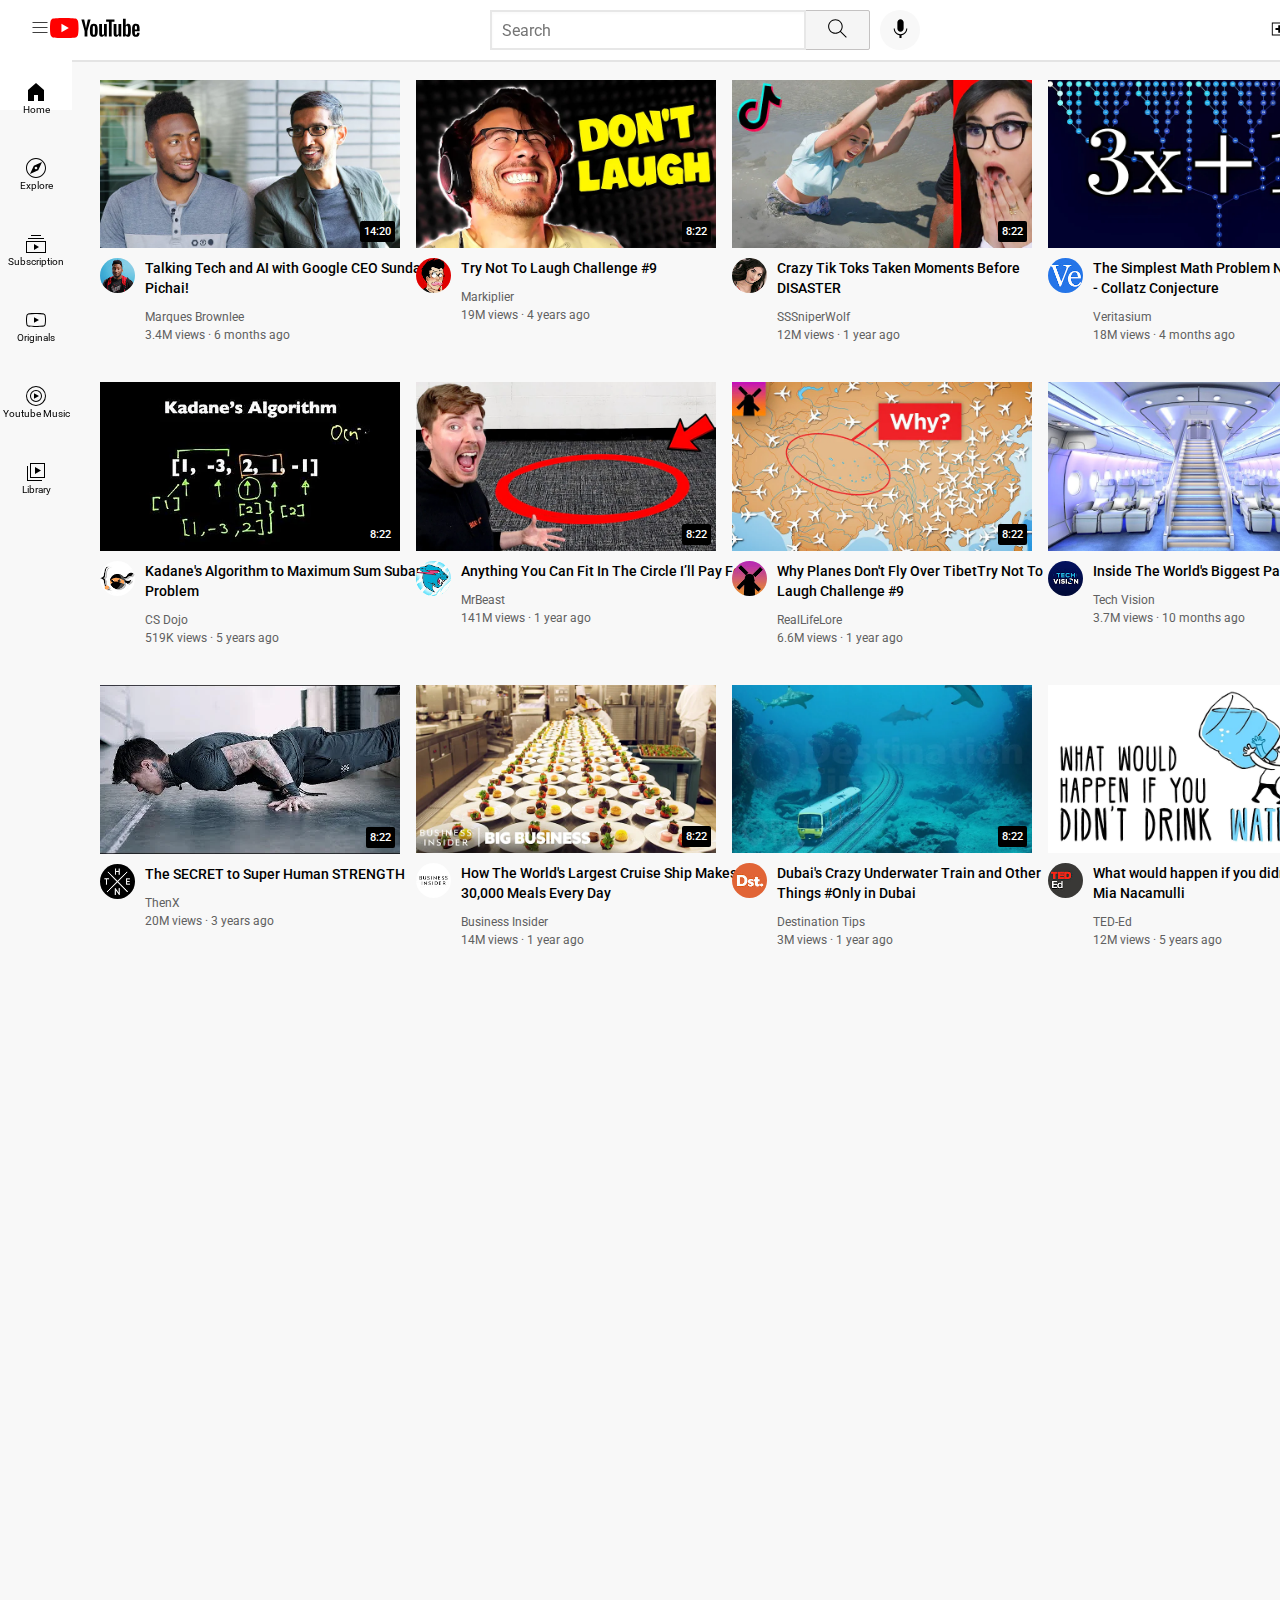
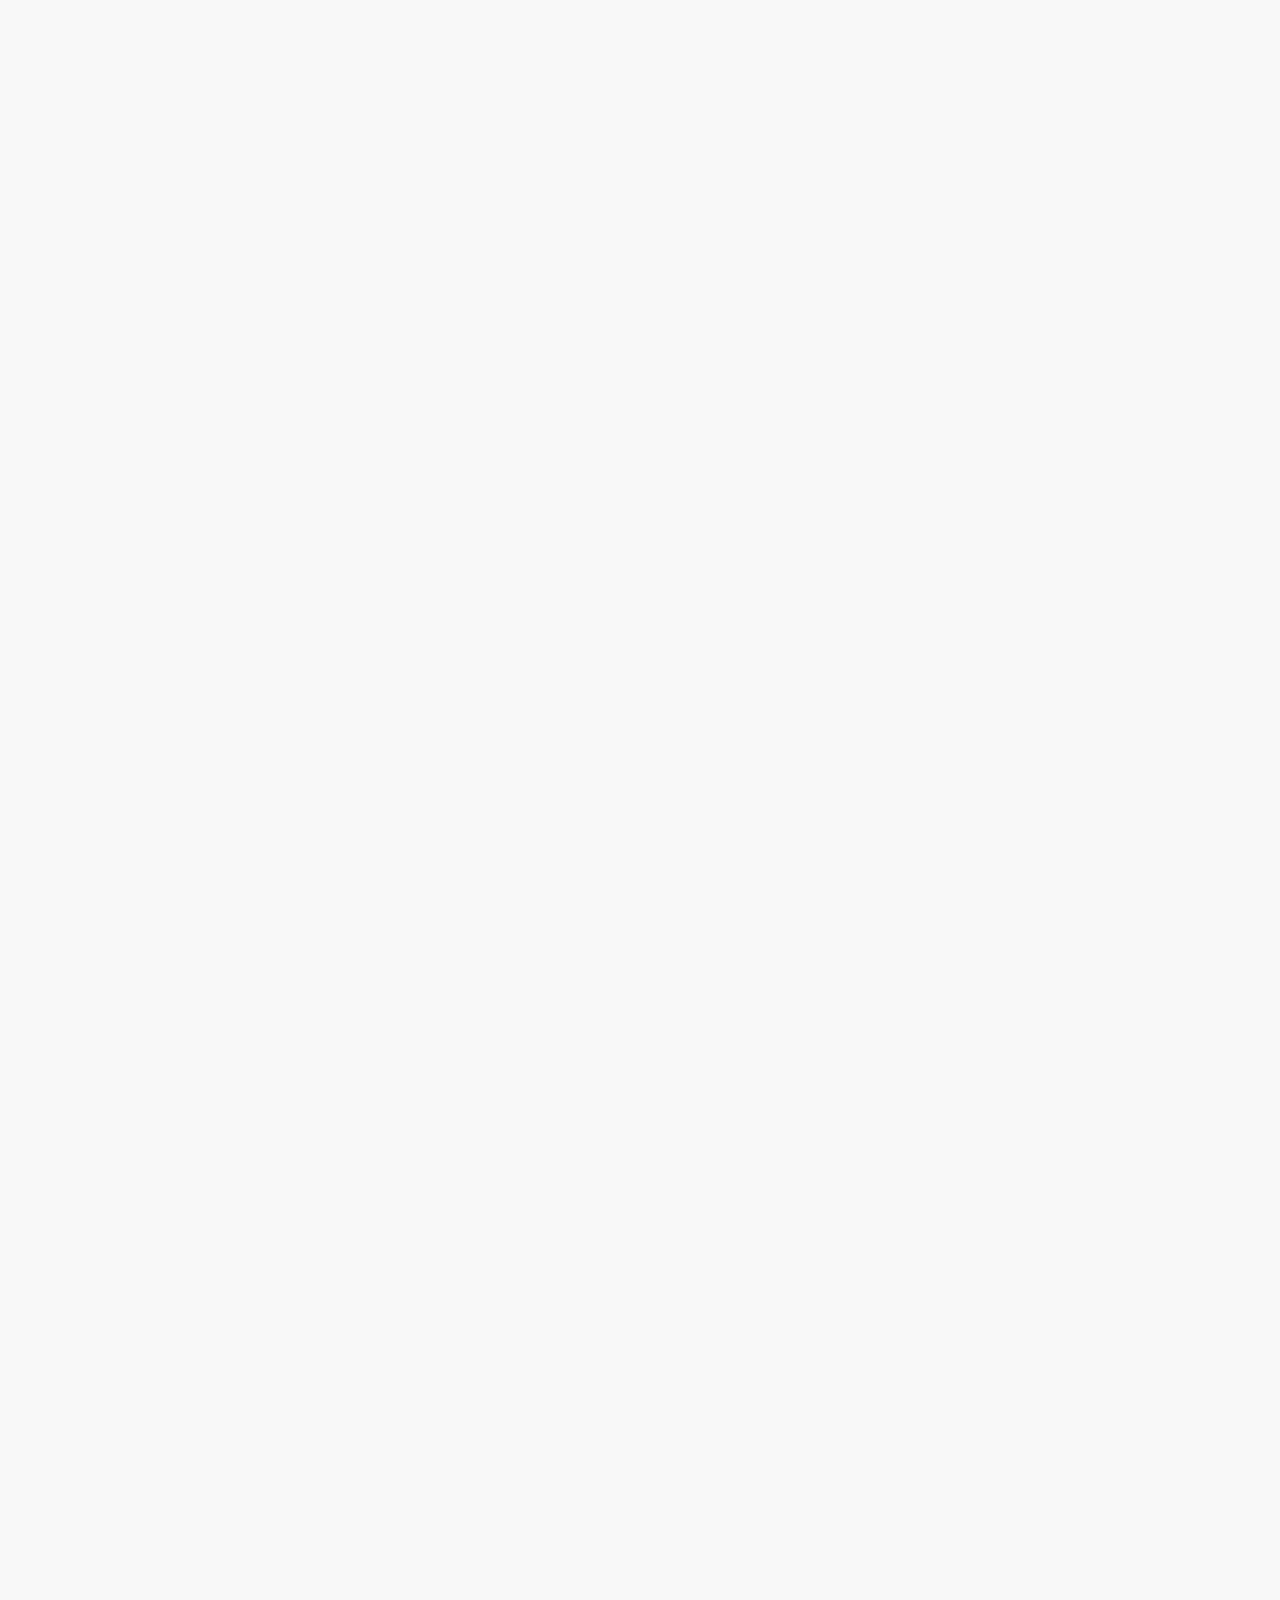
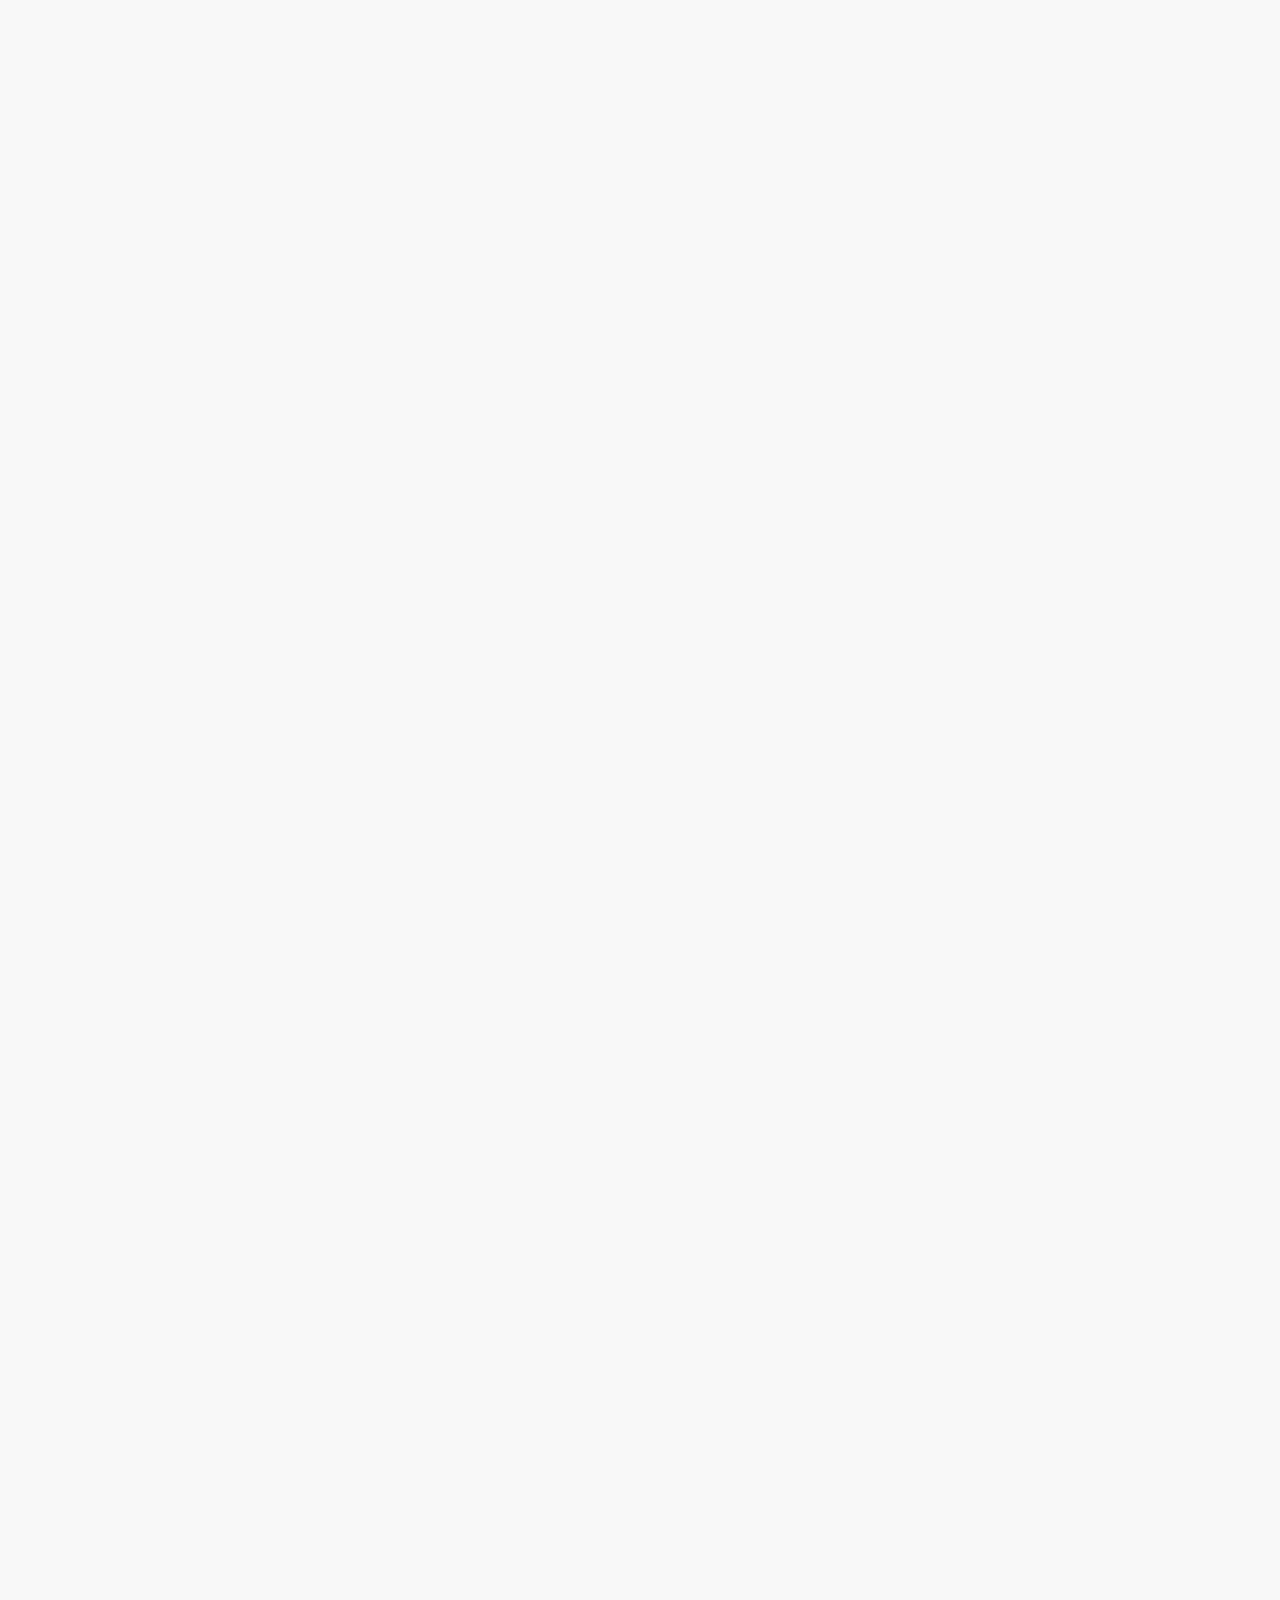
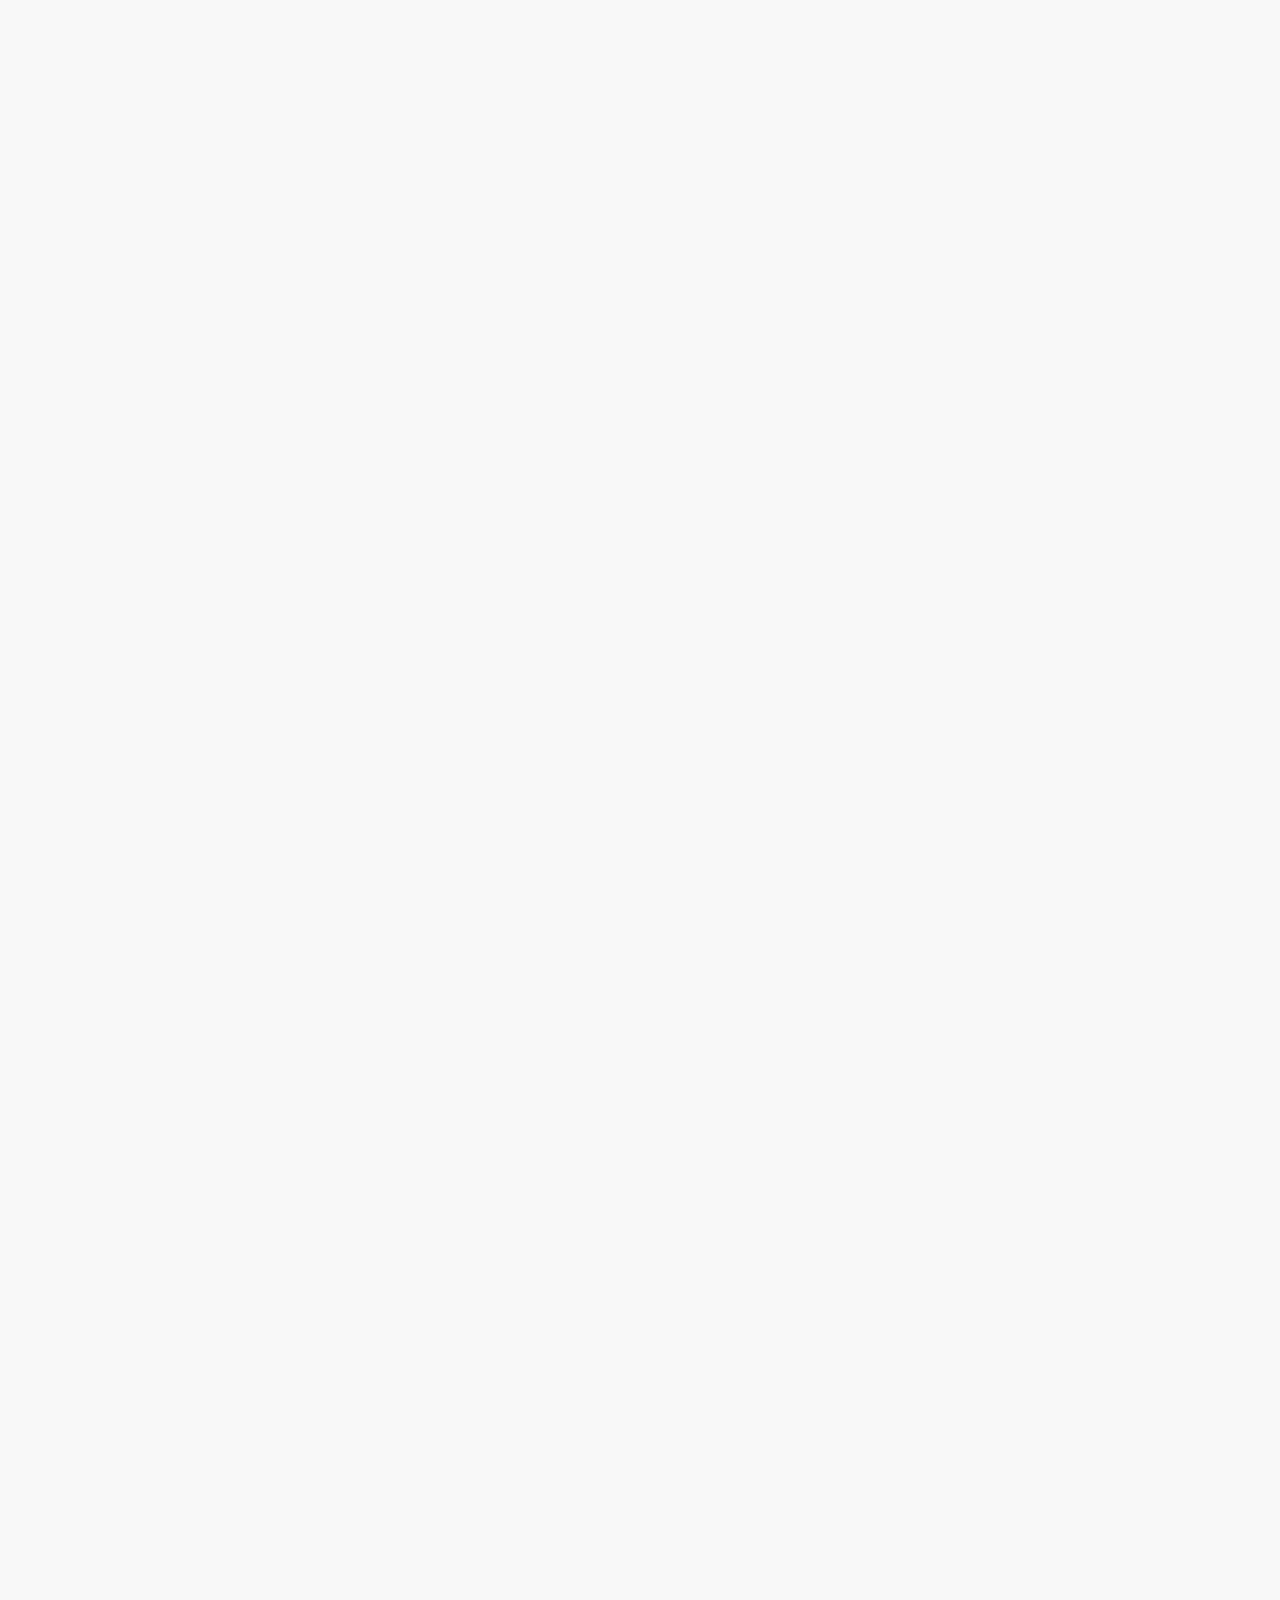
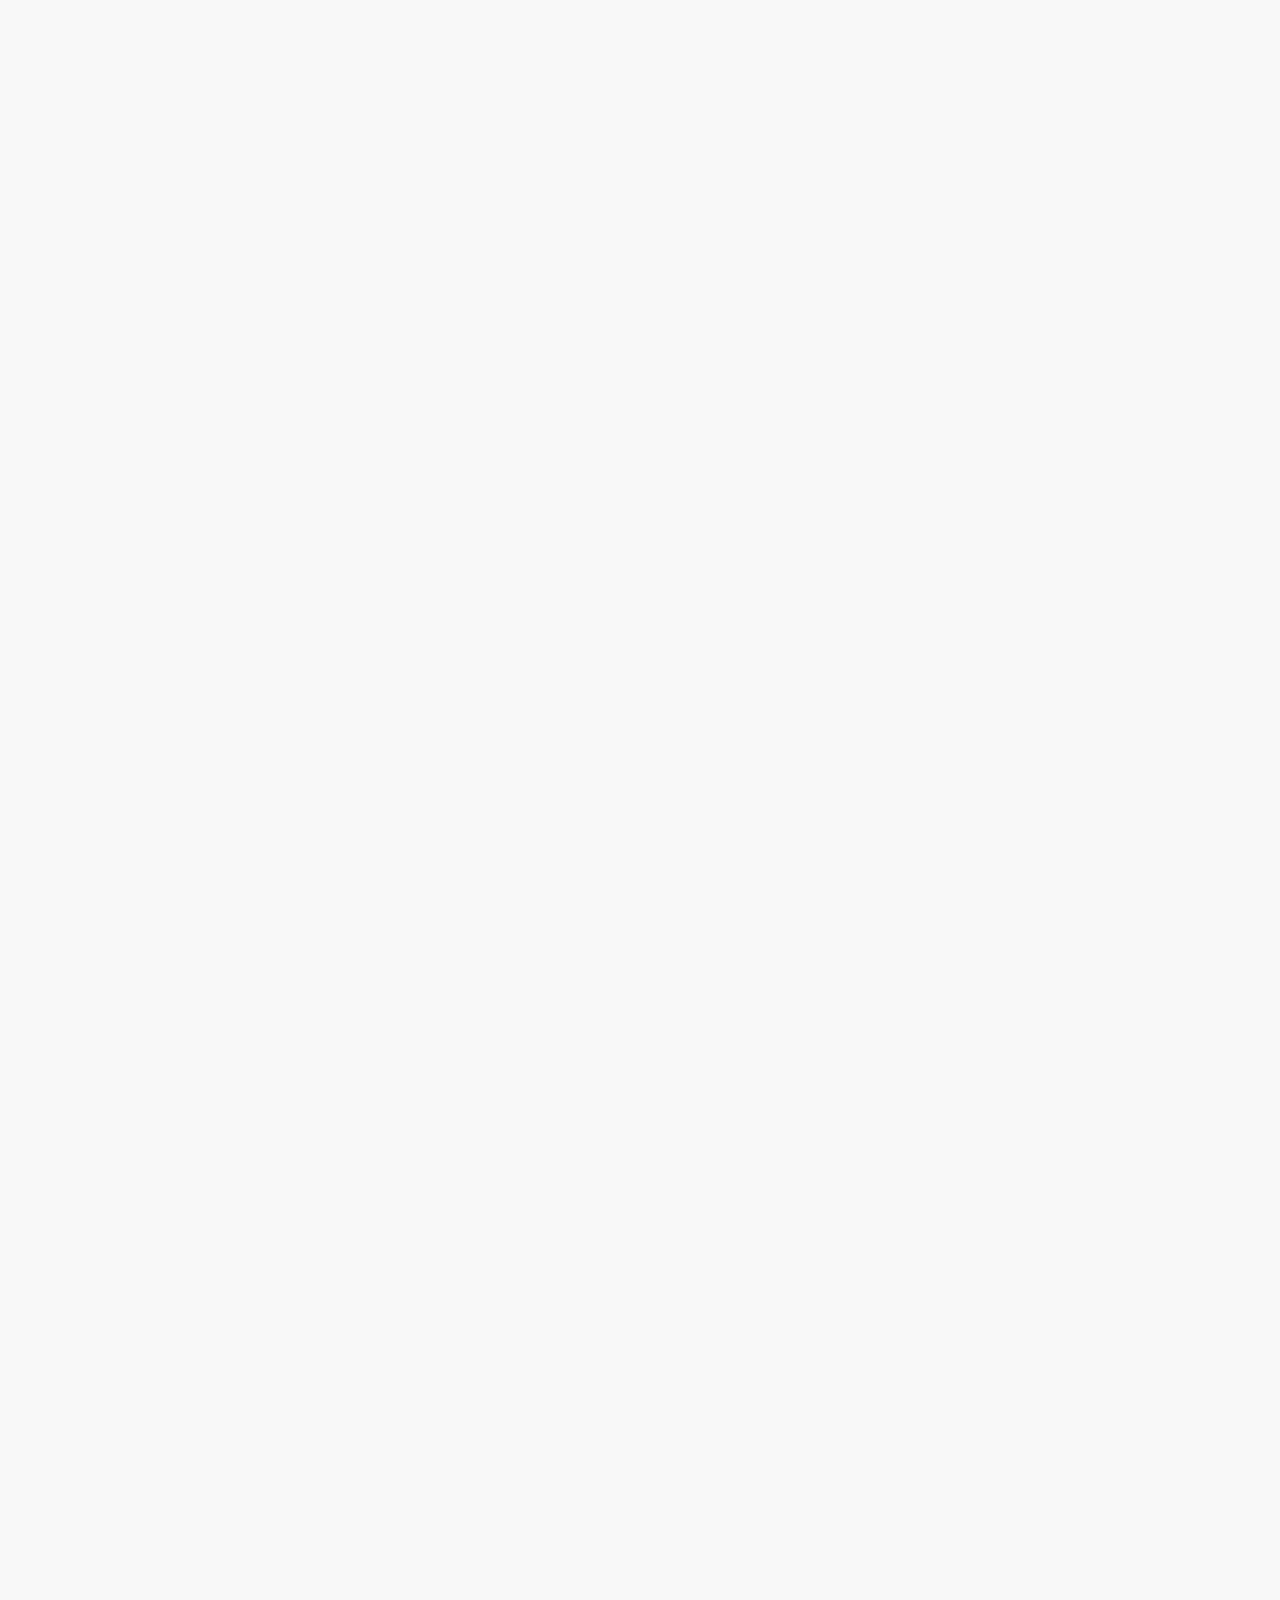
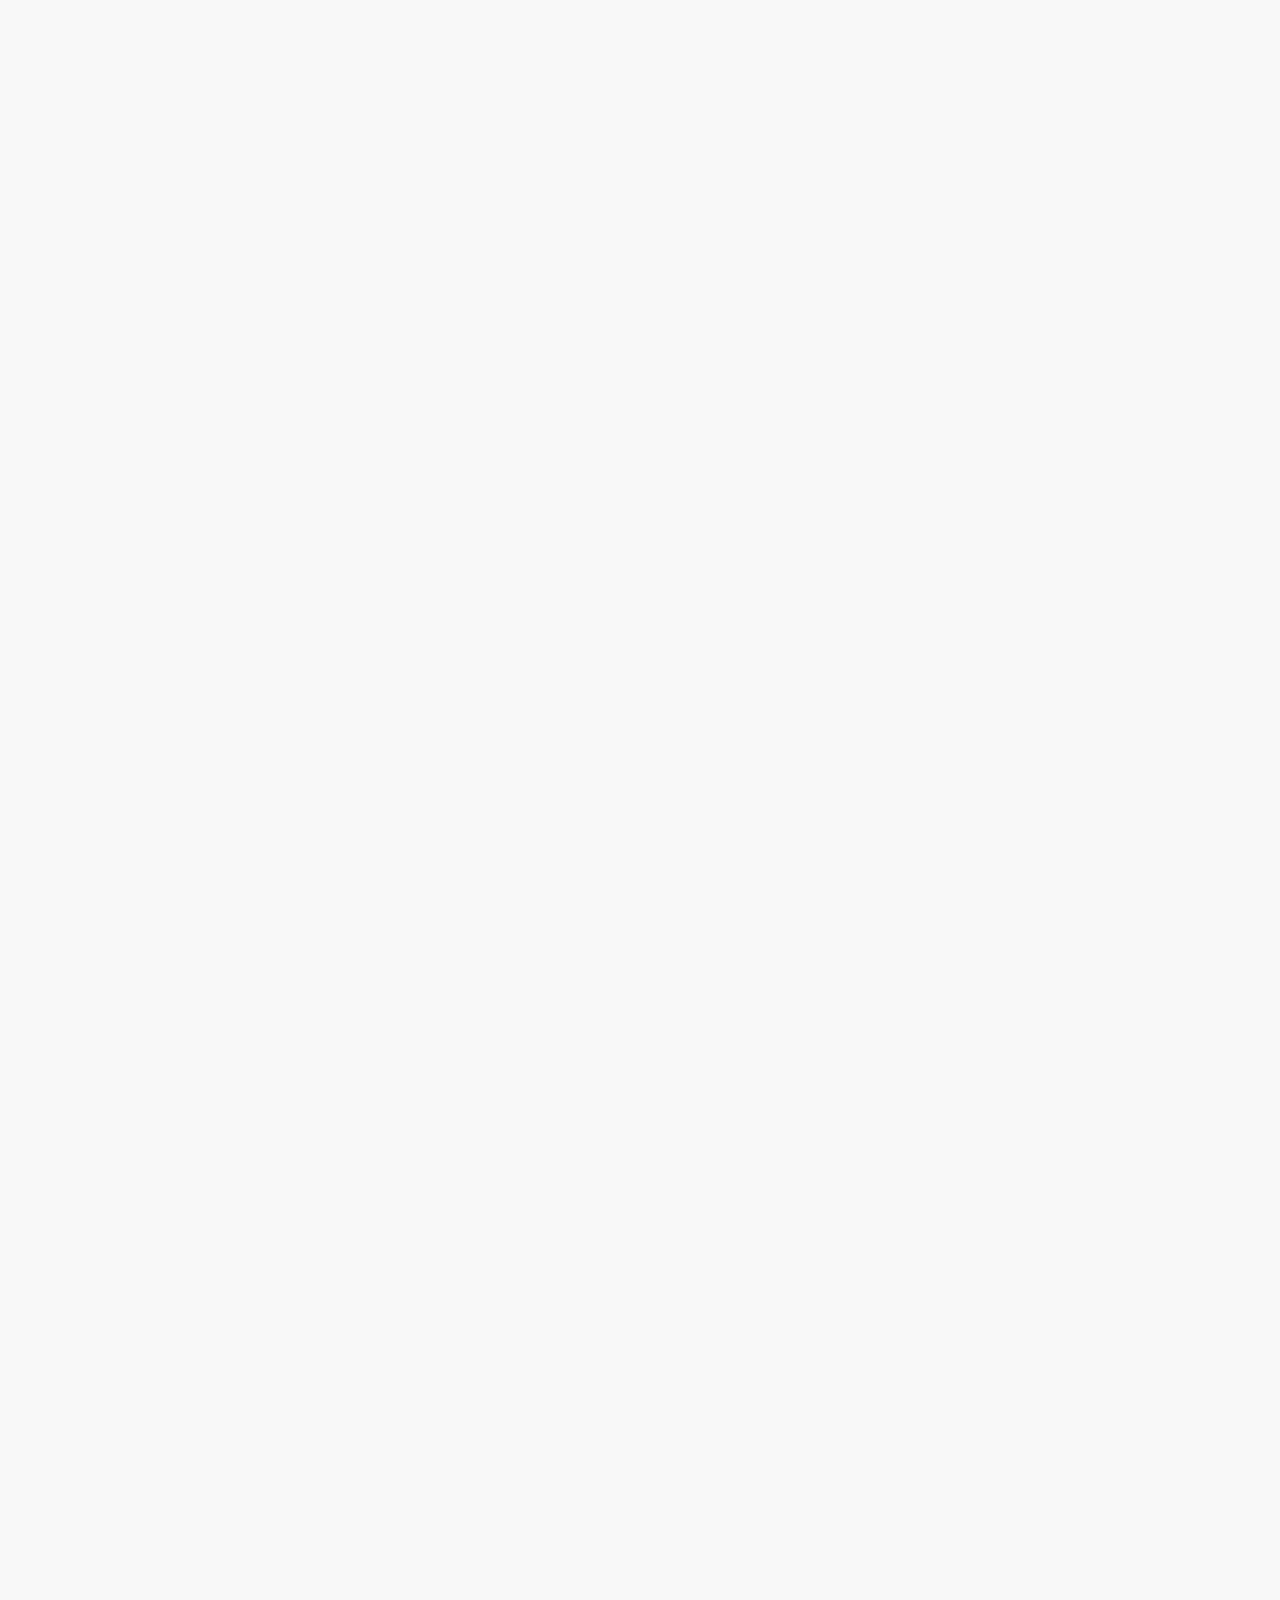
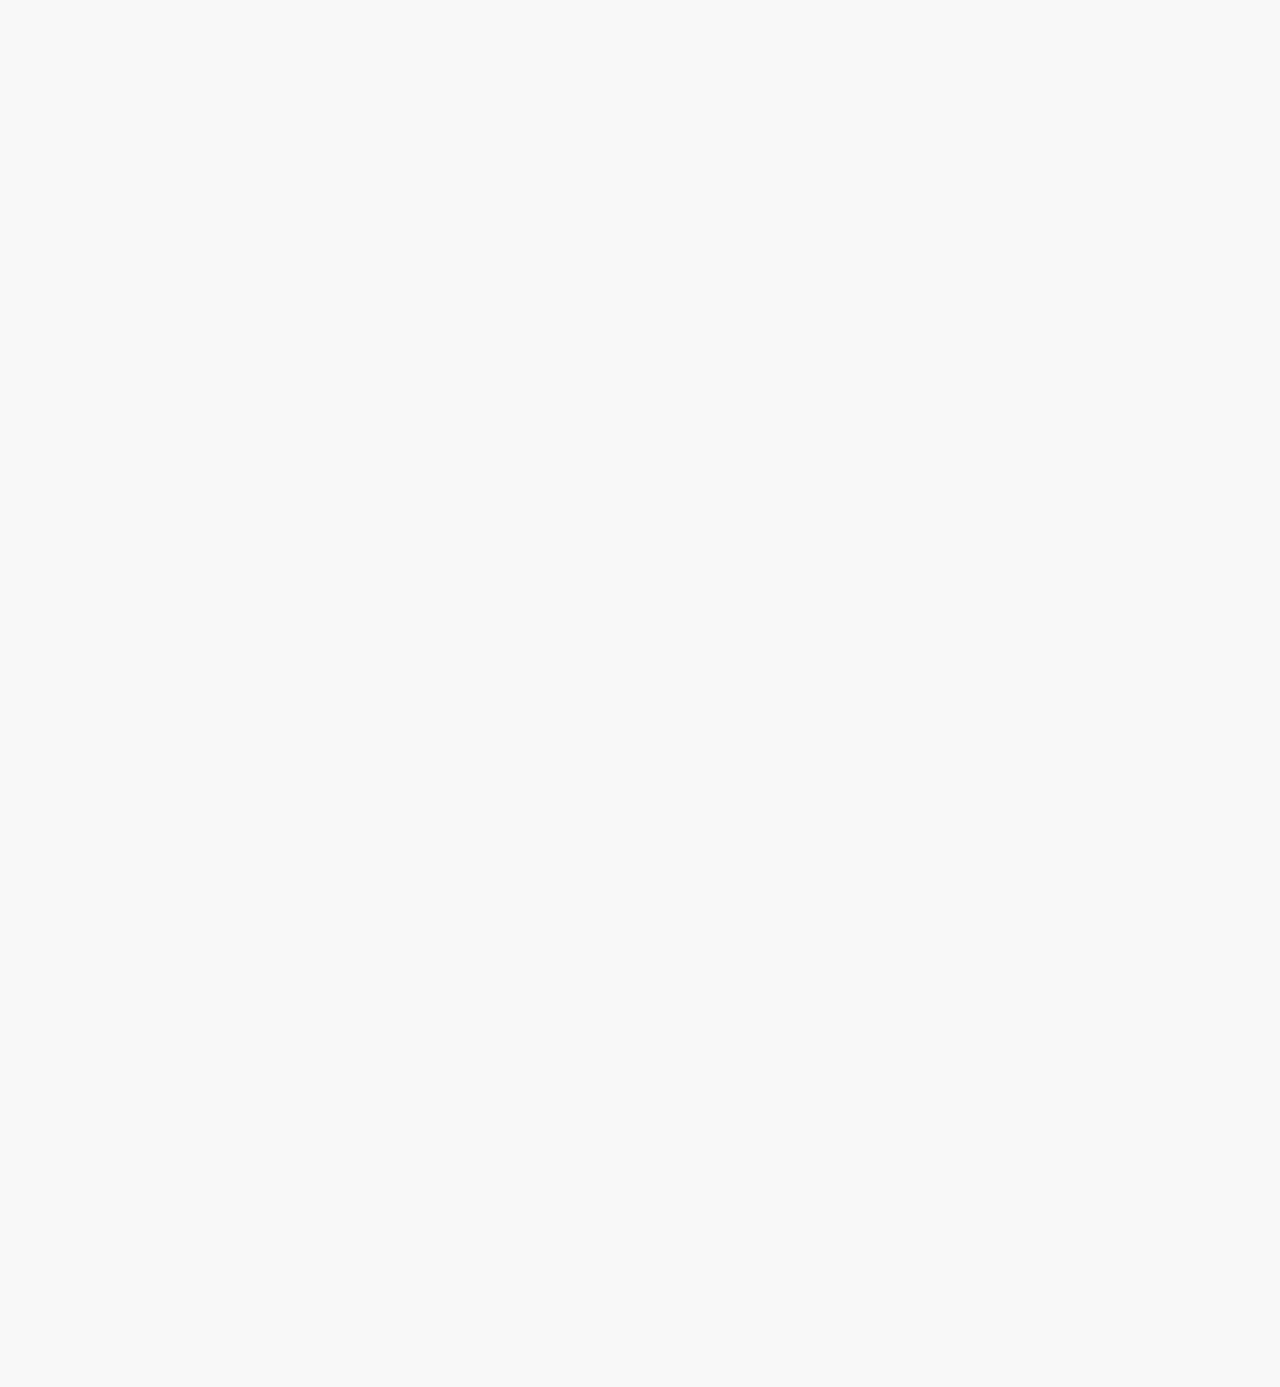
<file: Youtube.com/index.html>
<!DOCTYPE html>
<html>
  <head>
    <title>Youtube.com</title>
             <link rel="preconnect" href="https://fonts.googleapis.com">
   <link rel="preconnect" href="https://fonts.gstatic.com" crossorigin>
   <link href="https://fonts.googleapis.com/css2?family=Roboto:ital@0;1&display=swap" rel="stylesheet">
   <link rel="preconnect" href="https://fonts.googleapis.com">
<link rel="preconnect" href="https://fonts.gstatic.com" crossorigin>
<link href="https://fonts.googleapis.com/css2?family=Roboto:ital,wght@0,500;1,500&display=swap" rel="stylesheet">
<link rel="preconnect" href="https://fonts.googleapis.com">
<link rel="preconnect" href="https://fonts.gstatic.com" crossorigin>
<link href="https://fonts.googleapis.com/css2?family=Roboto:ital,wght@0,700;1,700&display=swap" rel="stylesheet">
 <link rel="stylesheet" href="../style/general-copy.css">
 <link rel="stylesheet" href="../style/header-copy.css">
 <link rel="stylesheet" href="../style/video-copy.css">
</head>
<body style="padding-bottom: 10000px;">
  <div class="header">
    <div class="left-section"> 
      <div class="hamburger-menu"><img class="hamburger" src="../icon/hamburger-menu.svg">
</div>
      <div class="youtube-logo"><img class="youtube" src="../icon/youtube-logo.svg"></div>
    </div>
    <div class="middile-section"> <input class="search-bar" type="text" placeholder="Search">
    <div><button class="search-button"><div class="tooltip"> Search</div> <img class="search" src="../icon/search.svg"></button></div> 
    <div><button class="voice-search-icon"><img class="voice-search" src="../icon/voice-search-icon.svg"> 
      <div class="tooltip-2">Search with your voice</div></button></div> 
    </div>
    <div class="right-section">
      <div class="div-upload"><img class="upload" src="../icon/upload.svg">
      <div class="tooltip-3">Create</div></div>
      <div class="div-youtube-apps"><img class="youtube-apps" src="../icon/youtube-apps.svg">
      <div class="tooltip-4">Youtube apps</div> </div>
      <div class="div-notifications"><img class="notifications" src="../icon/notifications.svg">
      <div class="tooltip-1">3</div>
      <div class="tooltip-5">Notification</div> </div>
      <div class="div-my-channell"><img class="my-channel" src="../channel/my-channel.jpeg"></div>
    </div>
  </div>
  <div class="slide-bar">
   <div class="slide-bar-link"><img class="home" src="../slide-bar/home.svg">
  <div class="name">Home</div> </div>
   <div class="slide-bar-link"><img class="explore"src="../slide-bar/explore.svg">
  <div class="name">Explore</div> </div>
   <div class="slide-bar-link"><img class="subscription" src="../slide-bar/subscriptions.svg">
  <div class="name">Subscription</div> </div>
   <div class="slide-bar-link"><img class="originals"src="../slide-bar/originals.svg">
  <div class="name">Originals</div> </div>
   <div class="slide-bar-link"><img class="youtube-music"src="../slide-bar/youtube-music.svg">
  <div class="name">Youtube Music</div> </div>
   <div class="slide-bar-link"><img class="library"src="../slide-bar/library.svg">
  <div class="name">Library</div> </div>
  </div>
<div class="video-grid">
  <div class="material">
<div class="thumbnail-row"><img class="thumbnail-1" src="../Thumbnail/thumbnail-1.webp">
<div class="video-time">14:20</div></div>

<div class="second-part">
  <div class="video-info-grid"> <div class="profile-pic"><img class="channel-1" src="../channel/channel-1.jpeg"> </div>
  <div class="video-info"><p class="first-graph">Talking Tech and AI with Google CEO Sundar Pichai!</p>
<p class="second-graph">Marques Brownlee</p>
<p class="third-graph">3.4M views &#183; 6 months ago</p>
</div>
</div></div>
</div>

<div class="material">
<div class="thumbnail-row"><img class="thumbnail-1" src="../Thumbnail/thumbnail-2.webp">
<div class="video-time">8:22</div></div>

<div class="second-part">
<div class="video-info-grid"> <div class="profile-pic"><img class="channel-1" src="../channel/channel-2.jpeg"></div>
<div class="video-info">
<p class="first-graph">Try Not To Laugh Challenge #9</p>
<p class="second-graph">Markiplier</p>
<p class="third-graph">19M views &#183; 4 years ago</p>
</div>
</div></div>
</div>


<div class="material">
<div class="thumbnail-row"><img class="thumbnail-1" src="../Thumbnail/thumbnail-3.webp">
<div class="video-time">8:22</div></div>

<div class="second-part">
<div class="video-info-grid"> <div class="profile-pic"><img class="channel-1" src="../channel/channel-3.jpeg"></div>
<div class="video-info">
<p class="first-graph">Crazy Tik Toks Taken Moments Before DISASTER</p>
<p class="second-graph">SSSniperWolf</p>
<p class="third-graph">12M views &#183; 1 year ago</p>
</div>
</div></div>
</div>

<div class="material">
<div class="thumbnail-row"><img class="thumbnail-1" src="../Thumbnail/thumbnail-4.webp">
<div class="video-time">8:22</div></div>

<div class="second-part">
<div class="video-info-grid"> <div class="profile-pic"><img class="channel-1" src="../channel/channel-4.jpeg"></div>
<div class="video-info">
<p class="first-graph">The Simplest Math Problem No One Can Solve - Collatz Conjecture</p>
<p class="second-graph">Veritasium</p>
<p class="third-graph">18M views &#183; 4 months ago</p>
</div>
</div></div>
</div>
</div>

<div class="video-grid">
  <div class="material">
<div class="thumbnail-row"><img class="thumbnail-1" src="../Thumbnail/thumbnail-5.webp">
<div class="video-time">8:22</div></div>

<div class="second-part">
  <div class="video-info-grid"> <div class="profile-pic"><img class="channel-1" src="../channel/channel-5.jpeg"></div>
  <div class="video-info">
<p class="first-graph">Kadane's Algorithm to Maximum Sum Subarray Problem</p>
<p class="second-graph">CS Dojo</p>
<p class="third-graph">519K views &#183; 5 years ago</p>
</div>
</div></div>
</div>

<div class="material">
<div class="thumbnail-row"><img class="thumbnail-1" src="../Thumbnail/thumbnail-6.webp">
<div class="video-time">8:22</div></div>

<div class="second-part">
<div class="video-info-grid"> <div class="profile-pic"><img class="channel-1" src="../channel/channel-6.jpeg"></div>
<div class="video-info">
<p class="first-graph">Anything You Can Fit In The Circle I’ll Pay For</p>
<p class="second-graph">MrBeast</p>
<p class="third-graph">141M views &#183; 1 year ago</p></p>
</div>
</div></div>
</div>


<div class="material">
<div class="thumbnail-row"><img class="thumbnail-1" src="../Thumbnail/thumbnail-7.webp">
<div class="video-time">8:22</div></div>

<div class="second-part">
<div class="video-info-grid"> <div class="profile-pic"><img class="channel-1" src="../channel/channel-7.jpeg"></div>
<div class="video-info">
<p class="first-graph">Why Planes Don't Fly Over TibetTry Not To Laugh Challenge #9</p>
<p class="second-graph">RealLifeLore</p>
<p class="third-graph">6.6M views · 1 year ago</p>
</div>
</div></div>
</div>

<div class="material">
<div class="thumbnail-row"><img class="thumbnail-1" src="../Thumbnail/thumbnail-8.webp">
<div class="video-time">8:22</div></div>

<div class="second-part">
<div class="video-info-grid"> <div class="profile-pic"><img class="channel-1" src="../channel/channel-8.jpeg"></div>
<div class="video-info">
<p class="first-graph">Inside The World's Biggest Passenger Plane</p>
<p class="second-graph">Tech Vision</p>
<p class="third-graph">3.7M views · 10 months ago</p>
</div>
</div></div>
</div>
</div>
<div class="video-grid">
  <div class="material">
<div class="thumbnail-row"><img class="thumbnail-1" src="../Thumbnail/thumbnail-9.webp">
<div class="video-time">8:22</div></div>

<div class="second-part">
  <div class="video-info-grid"> <div class="profile-pic"><img class="channel-1" src="../channel/channel-9.jpeg"></div>
  <div class="video-info">
<p class="first-graph">
The SECRET to Super Human STRENGTH</p>
<p class="second-graph">ThenX</p>
<p class="third-graph">20M views &#183; 3 years ago</p>
</div>
</div></div>
</div>

<div class="material">
<div class="thumbnail-row"><img class="thumbnail-1" src="../Thumbnail/thumbnail-10.webp">
<div class="video-time">8:22</div></div>

<div class="second-part">
<div class="video-info-grid"> <div class="profile-pic"><img class="channel-1" src="../channel/channel-10.jpeg"></div>
<div class="video-info">
<p class="first-graph">How The World's Largest Cruise Ship Makes 30,000 Meals Every Day</p>
<p class="second-graph">Business Insider</p>
<p class="third-graph">14M views &#183; 1 year ago</p></p>
</div>
</div></div>
</div>


<div class="material">
<div class="thumbnail-row"><img class="thumbnail-1" src="../Thumbnail/thumbnail-11.webp">
<div class="video-time">8:22</div></div>

<div class="second-part">
<div class="video-info-grid"> <div class="profile-pic"><img class="channel-1" src="../channel/channel-11.jpeg"></div>
<div class="video-info">
<p class="first-graph">Dubai's Crazy Underwater Train and Other Things #Only in Dubai</p>
<p class="second-graph">Destination Tips</p>
<p class="third-graph">3M views &#183; 1 year ago</p>
</div>
</div></div>
</div>

<div class="material">
<div class="thumbnail-row"><img class="thumbnail-1" src="../Thumbnail/thumbnail-12.webp">
<div class="video-time">8:22</div></div>

<div class="second-part">
<div class="video-info-grid"> <div class="profile-pic"><img class="channel-1" src="../channel/channel-12.jpeg"></div>
<div class="video-info">
<p class="first-graph">What would happen if you didn’t drink water? - Mia Nacamulli</p>
<p class="second-graph">TED-Ed</p>
<p class="third-graph">12M views &#183; 5 years ago</p>
</div>
</div></div>
</div>
</div>
</body>
</html>
</file>
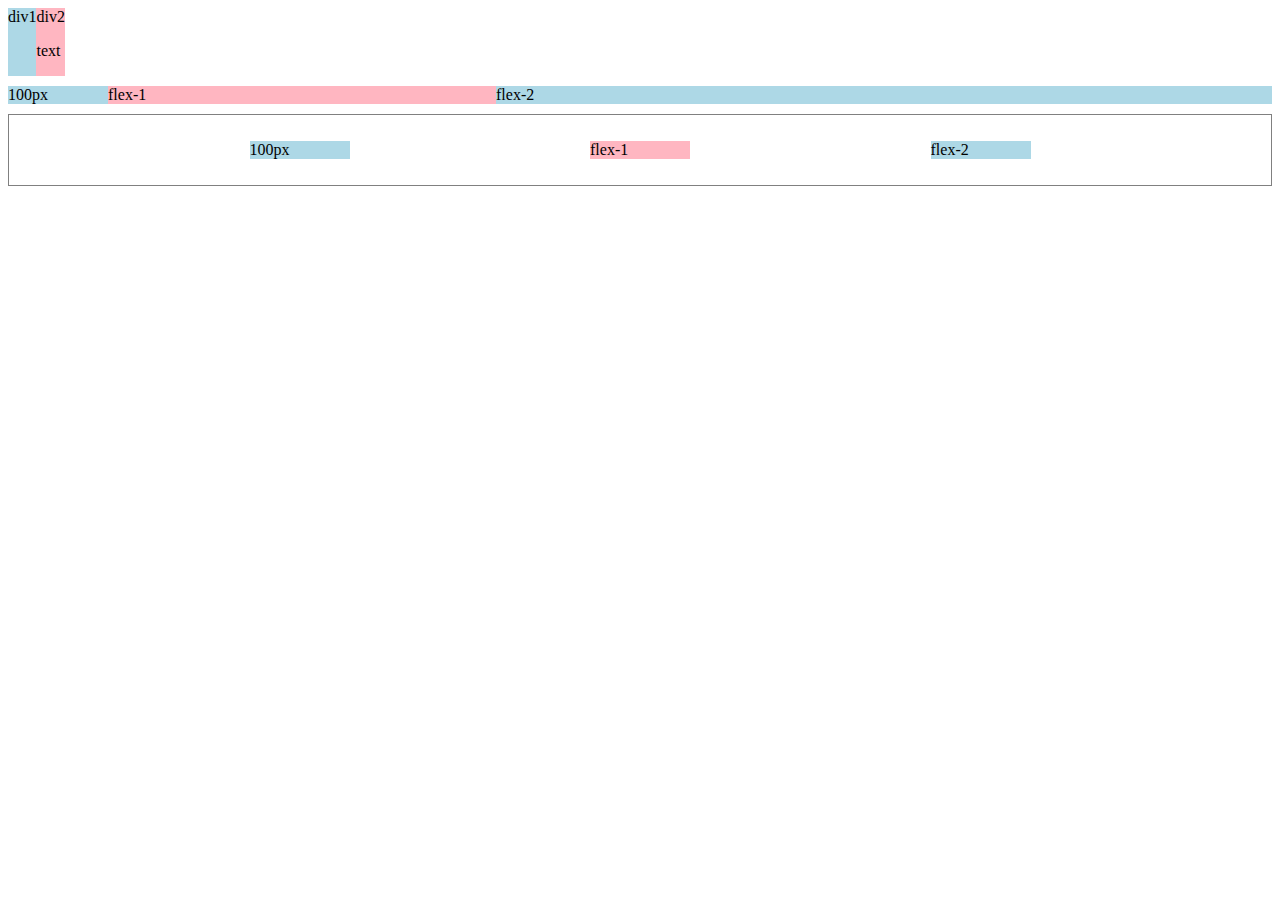
<file: Youtube.com/flexbox.html>
<!DOCTYPE html>
<html>
<head>
  <title>Flexbox Practice</title>
 </head>
<body style="padding-bottom: 100px;">
  <div style="display: flex;
  flex-direction: row;">
    <div style="background-color: lightblue;">div1</div>
    <div style="background-color: lightpink;">div2 <p> text</p></div>
  </div>


    <div style="display: flex;
    margin-top: 10px;
  flex-direction: row;">
    <div style="background-color: lightblue;
    width: 100px;">100px</div>
    <div style="background-color: lightpink;
    flex: 1;"> flex-1</div>
        <div style="background-color: lightblue;
    flex: 2;">flex-2</div>
  </div>


      <div style="display: flex;
      height: 70px;
      border-style: solid;
      border-width: 1px;
      border-color: gray;
      justify-content: space-evenly;
      align-items: center;
    margin-top: 10px;
  flex-direction: row;">
    <div style="background-color: lightblue;
    width: 100px;">100px</div>
    <div style="background-color: lightpink;
    width: 100px;"> flex-1</div>
        <div style="background-color: lightblue;
   width: 100px;">flex-2</div>
  </div>
</body>
</html>
</file>
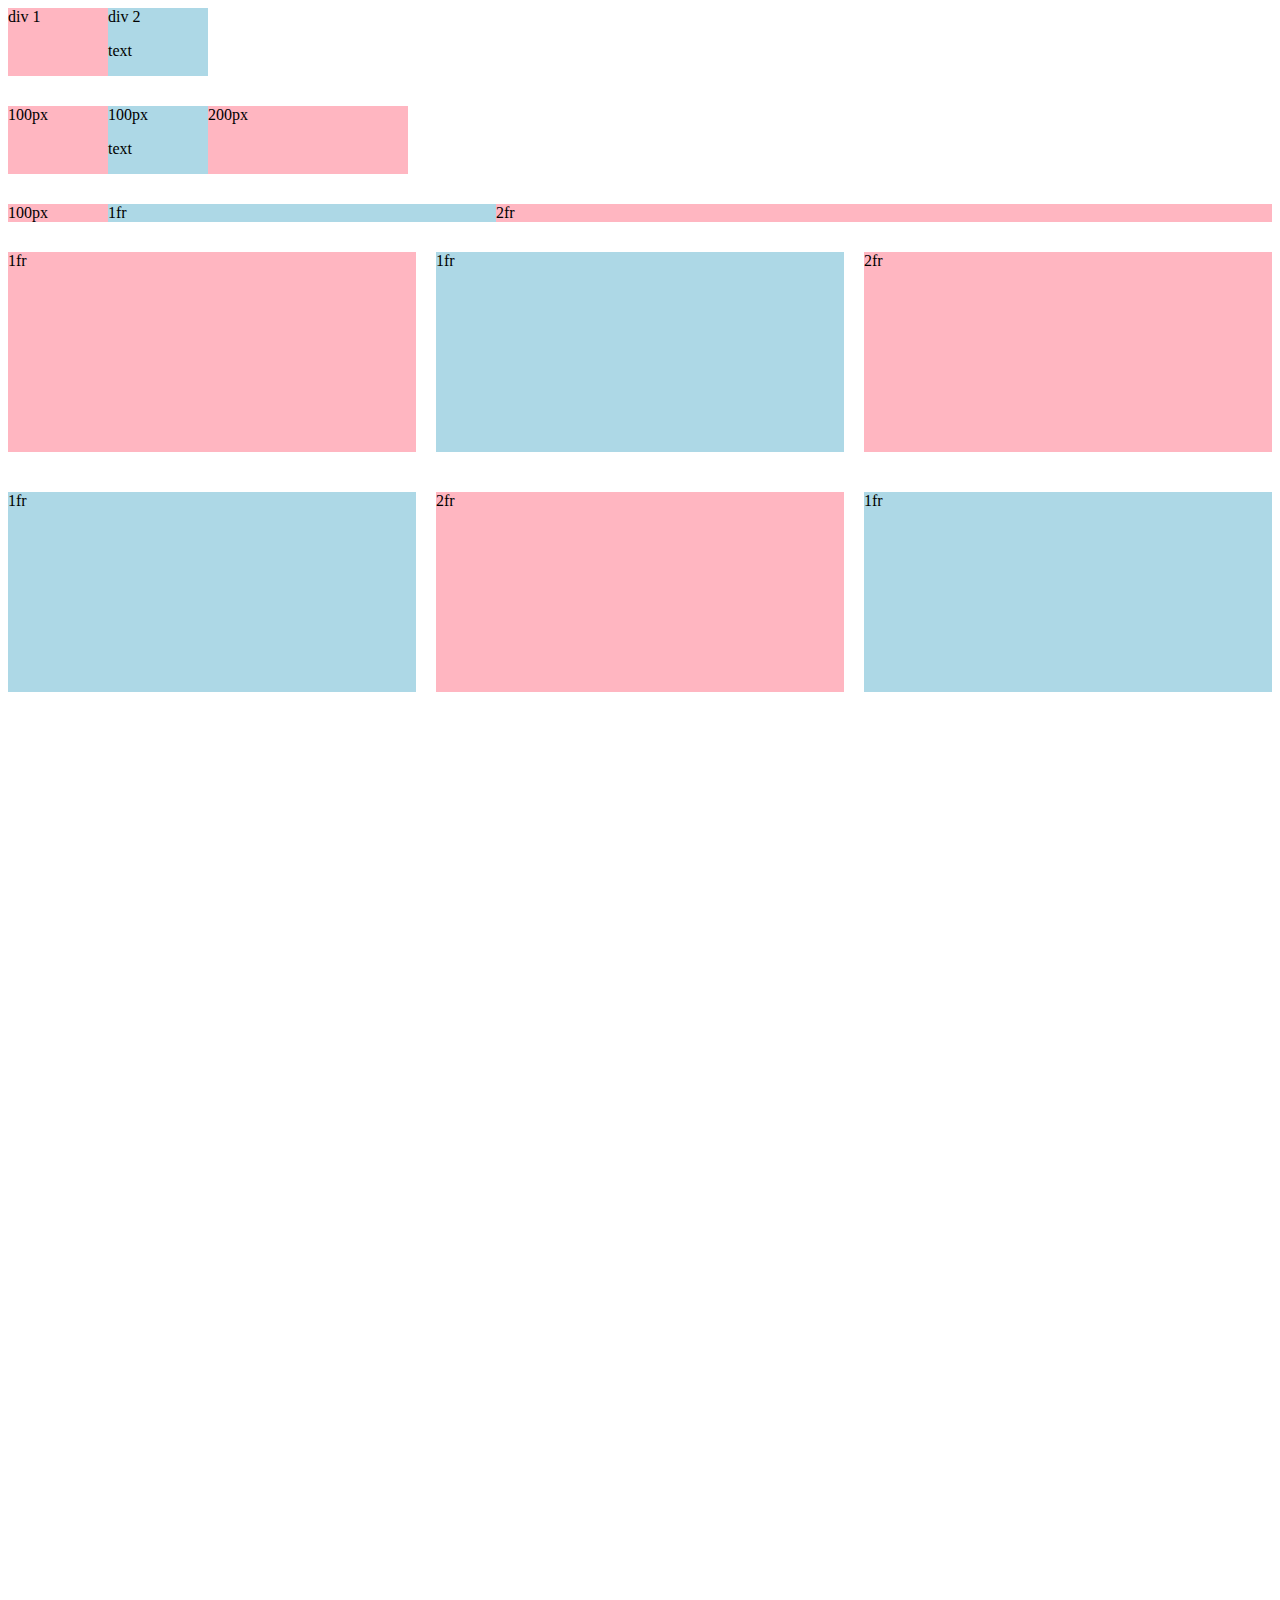
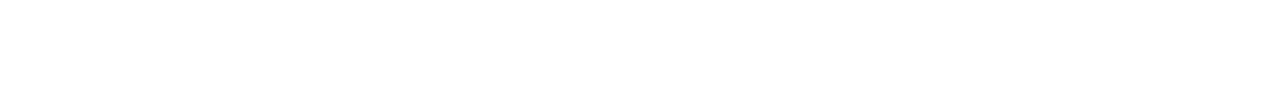
<file: Youtube.com/grid.html>
<!DOCTYPE html>
<html>
  <head>
    <title> Grid practice</title>
  </head>
  <body style="padding-bottom: 1000px;">
    <div style="display: grid;
    grid-template-columns: 100px 100px;">
      <div style="background-color: lightpink;"> div 1</div>
      <div style="background-color: lightblue;"> div 2
        <p>text</p>
      </div>
    </div>

    <div style="display: grid;
    margin-top: 30px;
    grid-template-columns: 100px 100px 200px;">
    <div style="background-color: lightpink;"> 100px</div>
    <div style="background-color: lightblue;">100px<p>text</p></div>
     <div style="background-color: lightpink;"> 200px</div>
  </div>


      <div style="display: grid;
    margin-top: 30px;
    grid-template-columns: 100px 1fr 2fr;">
    <div style="background-color: lightpink;"> 100px</div>
    <div style="background-color: lightblue;">1fr</div>
    <div style="background-color: lightpink;">2fr</div>
  </div>


        <div style="display: grid;
        column-gap: 20px;
        row-gap: 40px;
    margin-top: 30px;
    grid-template-columns: 1fr 1fr 1fr;">
    <div style="background-color: lightpink;
    height: 200px;"> 1fr</div>
    <div style="background-color: lightblue;
    height: 200px;">1fr</div>
    <div style="background-color: lightpink;
    height: 200px;">2fr</div>
        <div style="background-color: lightblue;
    height: 200px;">1fr</div>
        <div style="background-color: lightpink;
    height: 200px;">2fr</div>
        <div style="background-color: lightblue;
    height: 200px;">1fr</div>

  </div>
  </body>
</html>
</file>
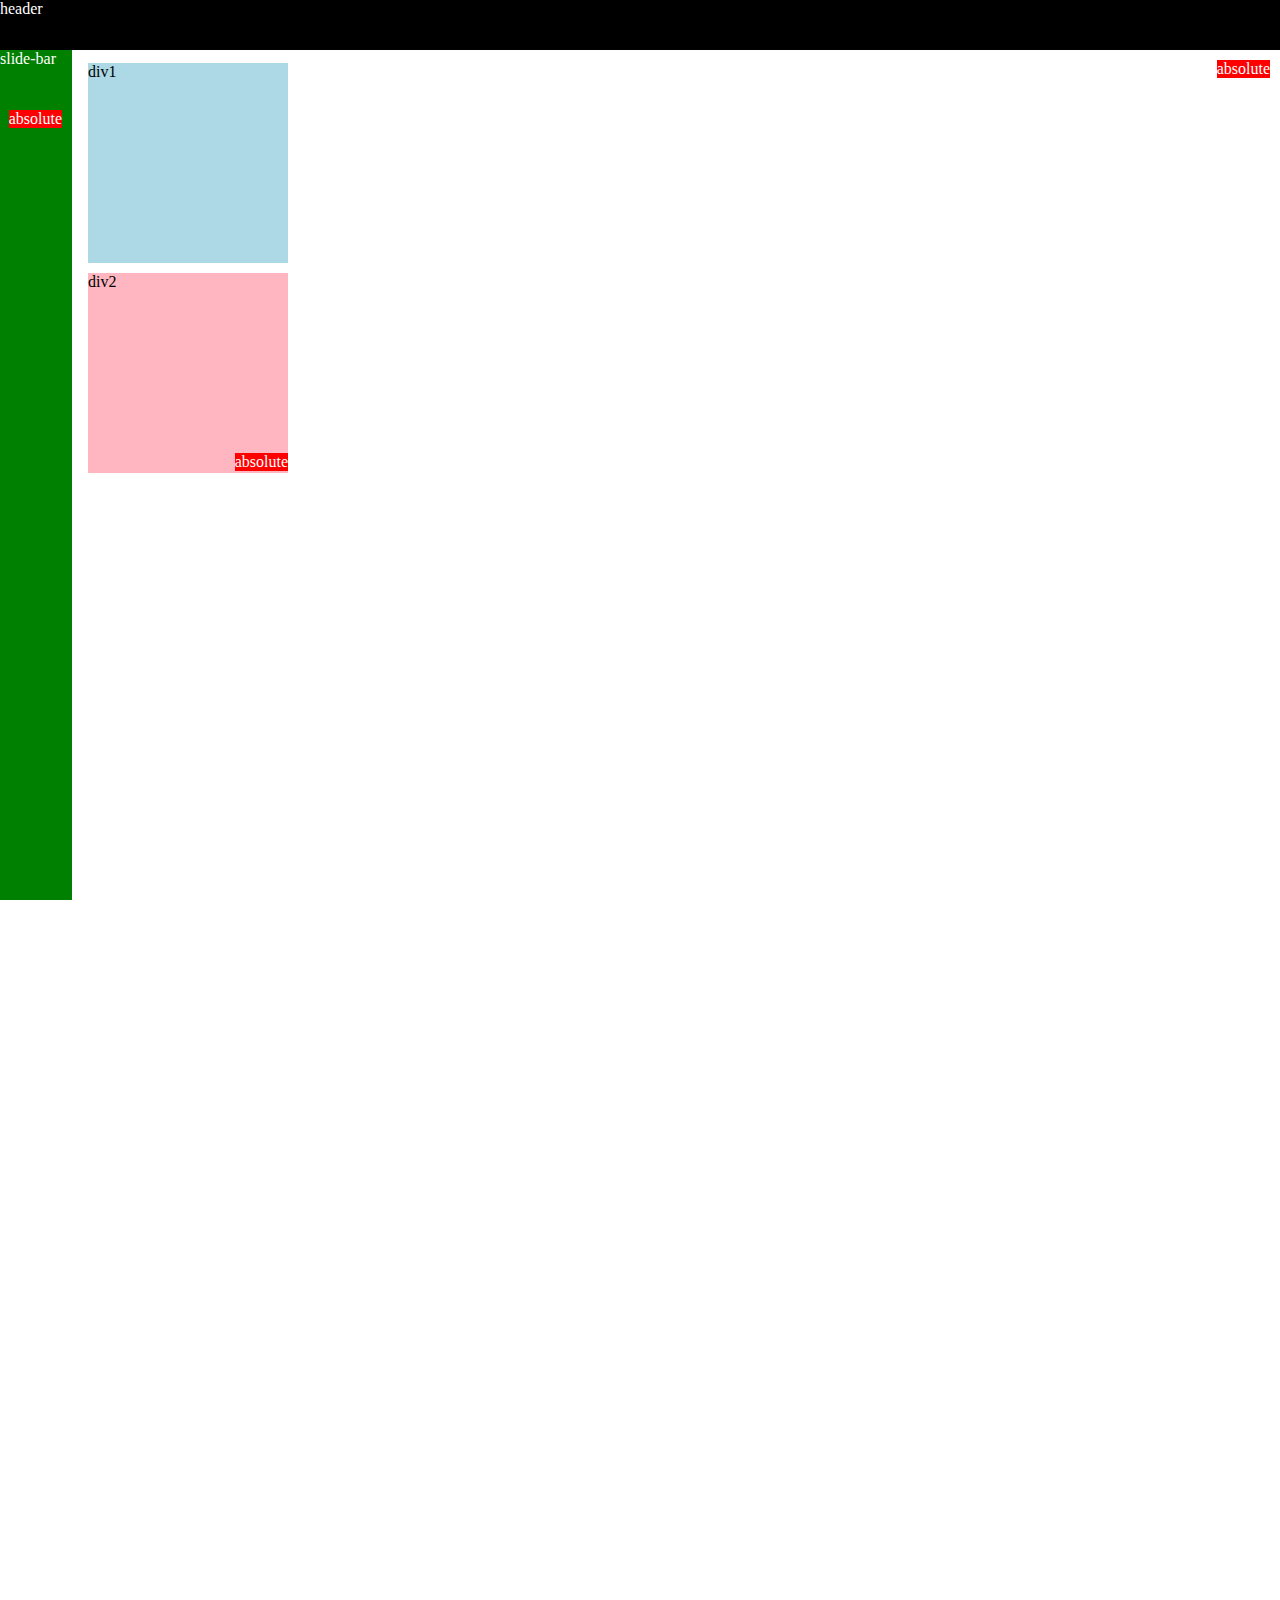
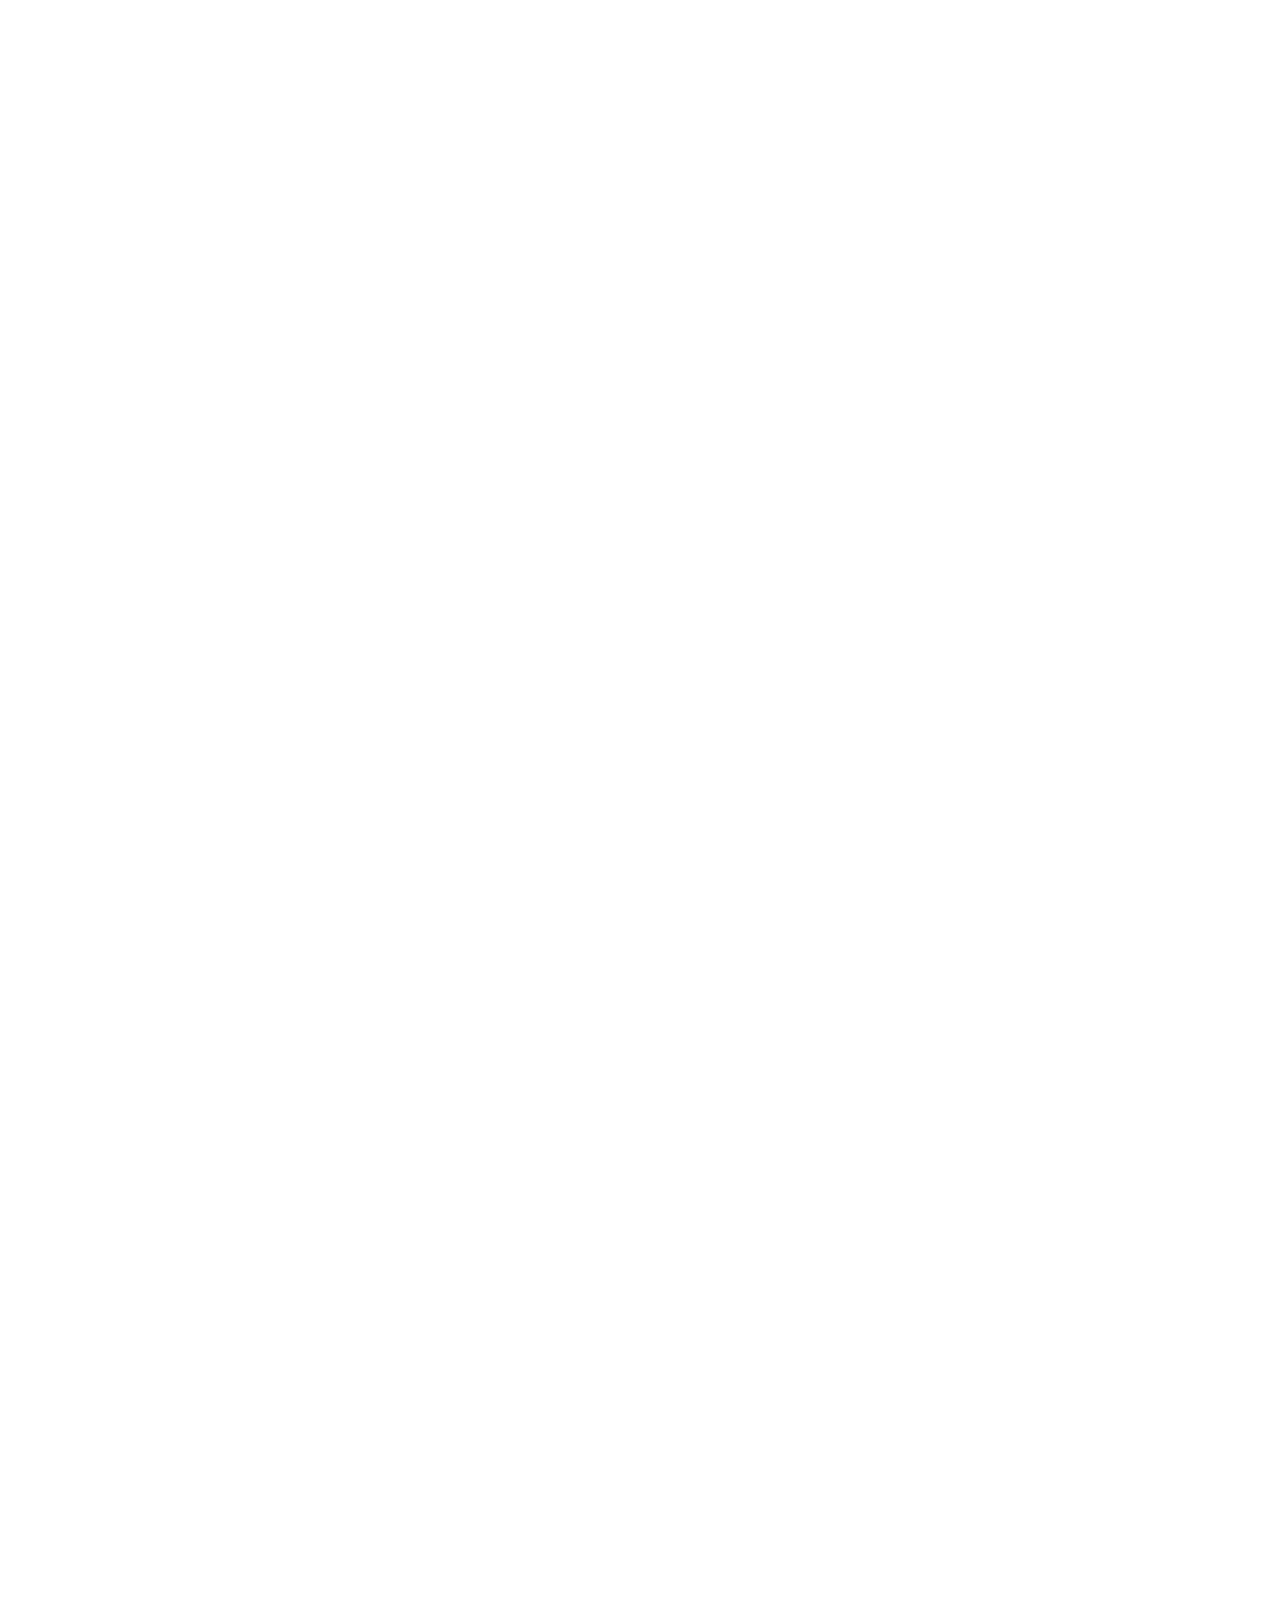
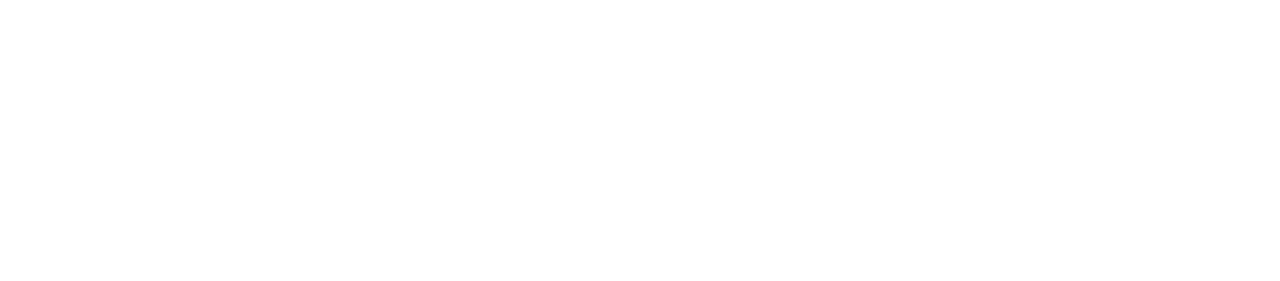
<file: Youtube.com/position.html>
<!DOCTYPE html>
<html>
    <head> <title>position practice</title></head>
    <body style="padding-bottom: 3000px;
    padding-top:55px;
    padding-left: 80px;">
        <div>
                        <div style="background-color: black;
            color: white;
            position: fixed;
            top:0;
            bottom: 0;
            right: 0;
            left: 0;
            height: 50px;
            z-index: 1;">header</div>
            
            
            <div style="background-color: green;
            position: fixed;
            left: 0;
            bottom: 0;
            top: 50px;
            width: 72px;
            color: white;"> slide-bar
                     <div style="background-color: red;
            color: white;
            position: absolute;
            right: 10px;
            top: 60px;">
                absolute
            </div></div>
            
            <div style="background-color: red;
            color: white;
            position: absolute;
            right: 10px;
            top: 60px;">
                absolute
            </div>

            <div style="background-color: lightblue;
            height: 200px;
            width: 200px;">div1</div>
        <div style="background-color: lightpink;
        height: 200px;
        width: 200px;
        margin-top: 10px;
        position: relative">
         div2
         <div style="background-color: red;
            color: white;
            position: absolute;
            right: 0px;
            top: 180px;">
                absolute
            </div>
        </div>
        </div>
        
    </body>
</html>
</file>
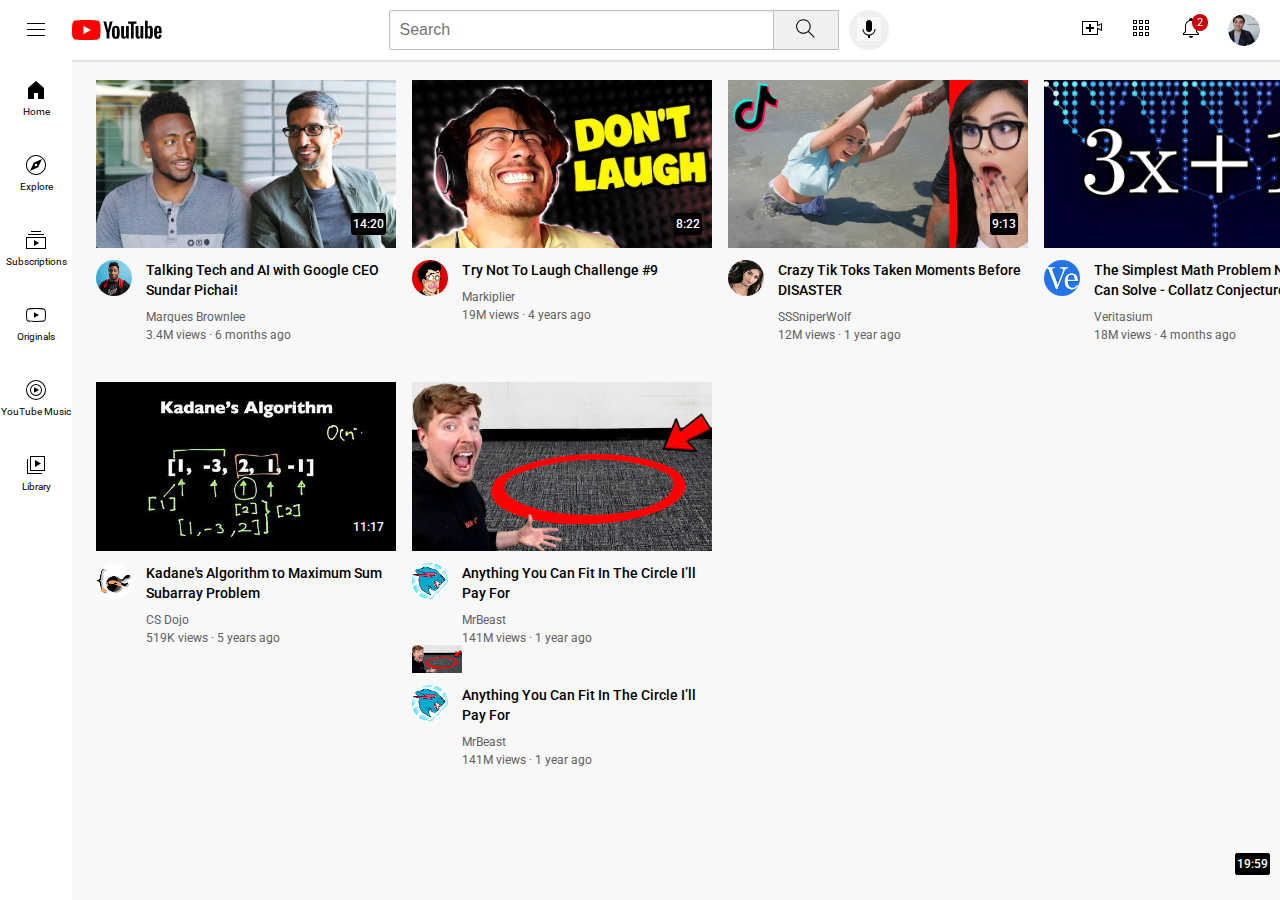
<file: Youtube.com/practice.html>
<!DOCTYPE html>
<html>
  <head>
         <link rel="preconnect" href="https://fonts.googleapis.com">
   <link rel="preconnect" href="https://fonts.gstatic.com" crossorigin>
   <link href="https://fonts.googleapis.com/css2?family=Roboto:ital@0;1&display=swap" rel="stylesheet">
   <link rel="preconnect" href="https://fonts.googleapis.com">
<link rel="preconnect" href="https://fonts.gstatic.com" crossorigin>
<link href="https://fonts.googleapis.com/css2?family=Roboto:ital,wght@0,500;1,500&display=swap" rel="stylesheet">
<link rel="preconnect" href="https://fonts.googleapis.com">
<link rel="preconnect" href="https://fonts.gstatic.com" crossorigin>
<link href="https://fonts.googleapis.com/css2?family=Roboto:ital,wght@0,700;1,700&display=swap" rel="stylesheet">
<link rel="stylesheet" href="../style/general.css">
<link rel="stylesheet" href="../style/header.css">
<link rel="stylesheet" href="../style/video.css">
<link rel="stylesheet" href="../style/slide-bar.css">
<style>

</style>
  </head>
<body> 
  <div class="header">
    <div class="left-section">
  <img class="hamburger-menu" src="../icon/hamburger-menu.svg">
  <img class="youtube-logo" src="../icon/youtube-logo.svg">
    </div>
    <div class="middile-section">
<input class="search-bar" type="text" placeholder="Search">
<button class="search-button"> <img class="search" src="../icon/search.svg">
<div class="tooltip">Search</div></button>
    <button class="voice-button"><img class="voice" src="../icon/voice-search-icon.svg">
    <div class="tooltip">Search with your voice</div></button>
</div>
    <div class="right-section">
      <div class="upload-tooltip"> <img class="upload" src="../icon/upload.svg">
        <div class="tooltip">Create</div>
     
      </div>
      <div class="apps-tooltip"><img class="youtube-apps" src="../icon/youtube-apps.svg">
             <div class="tooltip">YouTube apps</div>
      </div>
<div class="notifications-container">
  <div class="notifications-tooltip"><img class="notifications" src="../icon/notifications.svg">
    <div class="tooltip">Notifications</div>
  </div>
  <div class="number">
      2
    </div>
  </div>


    <img class="my-channel" src="../channel/my-channel.jpeg">
    </div>
  </div>
  <div class="slide-bar"> 
  <div class="slide-bar-link">
    <img src="../slide-bar/home.svg">
    <div>Home </div>
    
  </div>
  <div class="slide-bar-link">
    <img src="../slide-bar/explore.svg">
    <div> Explore</div>
    
  </div>
  <div class="slide-bar-link">
    <img src="../slide-bar/subscriptions.svg">
    <div>Subscriptions </div>
        
  </div>
  <div class="slide-bar-link">
    <img src="../slide-bar/originals.svg">
    <div> Originals</div>
   
  </div>
  <div class="slide-bar-link">
    <img src="../slide-bar/youtube-music.svg">
    <div>  YouTube Music</div>
   
  </div>
  <div class="slide-bar-link">
    <img src="../slide-bar/library.svg">
    <div> Library </div>
   
  </div>
  </div>
  <div class="video-grid">
    <div class="material" >

  <div class="thumbnail"><img class="first-thumbnail" src="../Thumbnail/thumbnail-1.webp">
  <div class="video-time">14:20</div>
</div>
<div class="video-material">

  <div class="video-info-grid">
<div class="channel-pic"><img class="pic" src="../channel/channel-1.jpeg"></div>
<div class="video-info">
<p class="first-graph">Talking Tech and AI with Google CEO Sundar Pichai!</p>
<p class="second-graph">Marques Brownlee</p>
<p class="third-graph">3.4M views &#183; 6 months ago</p>
</div>
</div>
</div>
</div>

<div class="material" >
  <div class="thumbnail"><img class="first-thumbnail" src="../Thumbnail/thumbnail-2.webp">
  <div class="video-time">8:22</div></div>
<div class="video-material">
  <div class="video-info-grid">
<div class="channel-pic"><img class="pic" src="../channel/channel-2.jpeg"></div>
<div class="video-info">
<p class="first-graph">Try Not To Laugh Challenge #9</p>
<p class="second-graph">Markiplier</p>
<p class="third-graph">19M views &#183; 4 years ago</p>
</div>
</div>
</div>
</div>

<div class="material" >
  <div class="thumbnail"><img class="first-thumbnail" src="../Thumbnail/thumbnail-3.webp">
  <div class="video-time">9:13</div></div>
<div class="video-material">
  <div class="video-info-grid">
<div class="channel-pic"><img class="pic" src="../channel/channel-3.jpeg"></div>
<div class="video-info">
<p class="first-graph">Crazy Tik Toks Taken Moments Before DISASTER</p>
<p class="second-graph">SSSniperWolf</p>
<p class="third-graph">12M views &#183; 1 year ago</p>
</div>
</div>
</div>
</div>

<div class="material" >
  <div class="thumbnail"><img class="first-thumbnail" src="../Thumbnail/thumbnail-4.webp">
  <div class="video-time">22:09</div></div>
<div class="video-material">
  <div class="video-info-grid">
<div class="channel-pic"><img class="pic" src="../channel/channel-4.jpeg"></div>
<div class="video-info">
<p class="first-graph">The Simplest Math Problem No One Can Solve - Collatz Conjecture</p>
<p class="second-graph">Veritasium</p>
<p class="third-graph">18M views &#183; 4 months ago</p>
</div>
</div>
</div>
</div>

<div class="material" >
  <div class="thumbnail"><img class="first-thumbnail" src="../Thumbnail/thumbnail-5.webp">
  <div class="video-time">11:17</div></div>
<div class="video-material">
  <div class="video-info-grid">
<div class="channel-pic"><img class="pic" src="../channel/channel-5.jpeg"></div>
<div class="video-info">
<p class="first-graph">Kadane's Algorithm to Maximum Sum Subarray Problem</p>
<p class="second-graph">CS Dojo</p>
<p class="third-graph">519K views &#183; 5 years ago</p>
</div>
</div>
</div>
</div>

<div class="material"><div><img class="first-thumbnail" src="../Thumbnail/thumbnail-6.webp">
<div class="video-time">19:59</div></div>
<div class="video-material">
<div class="video-info-grid">
<div class="channel-pic"><img class="pic" src="../channel/channel-6.jpeg"></div>
<div class="video-info">
<p class="first-graph">Anything You Can Fit In The Circle I’ll Pay For</p>
<p class="second-graph">MrBeast</p>
<p class="third-graph">141M views &#183; 1 year ago</p>
  </div>

  <div class="material"><div><img class="first-thumbnail" src="../Thumbnail/thumbnail-6.webp">
<div class="video-time">19:59</div></div>


<div class="video-material">
<div class="video-info-grid">
<div class="channel-pic"><img class="pic" src="../channel/channel-6.jpeg"></div>
<div class="video-info">
<p class="first-graph">Anything You Can Fit In The Circle I’ll Pay For</p>
<p class="second-graph">MrBeast</p>
<p class="third-graph">141M views &#183; 1 year ago</p>
  </div>
</div>

</div>
  </div>
</body>
</html>
</file>
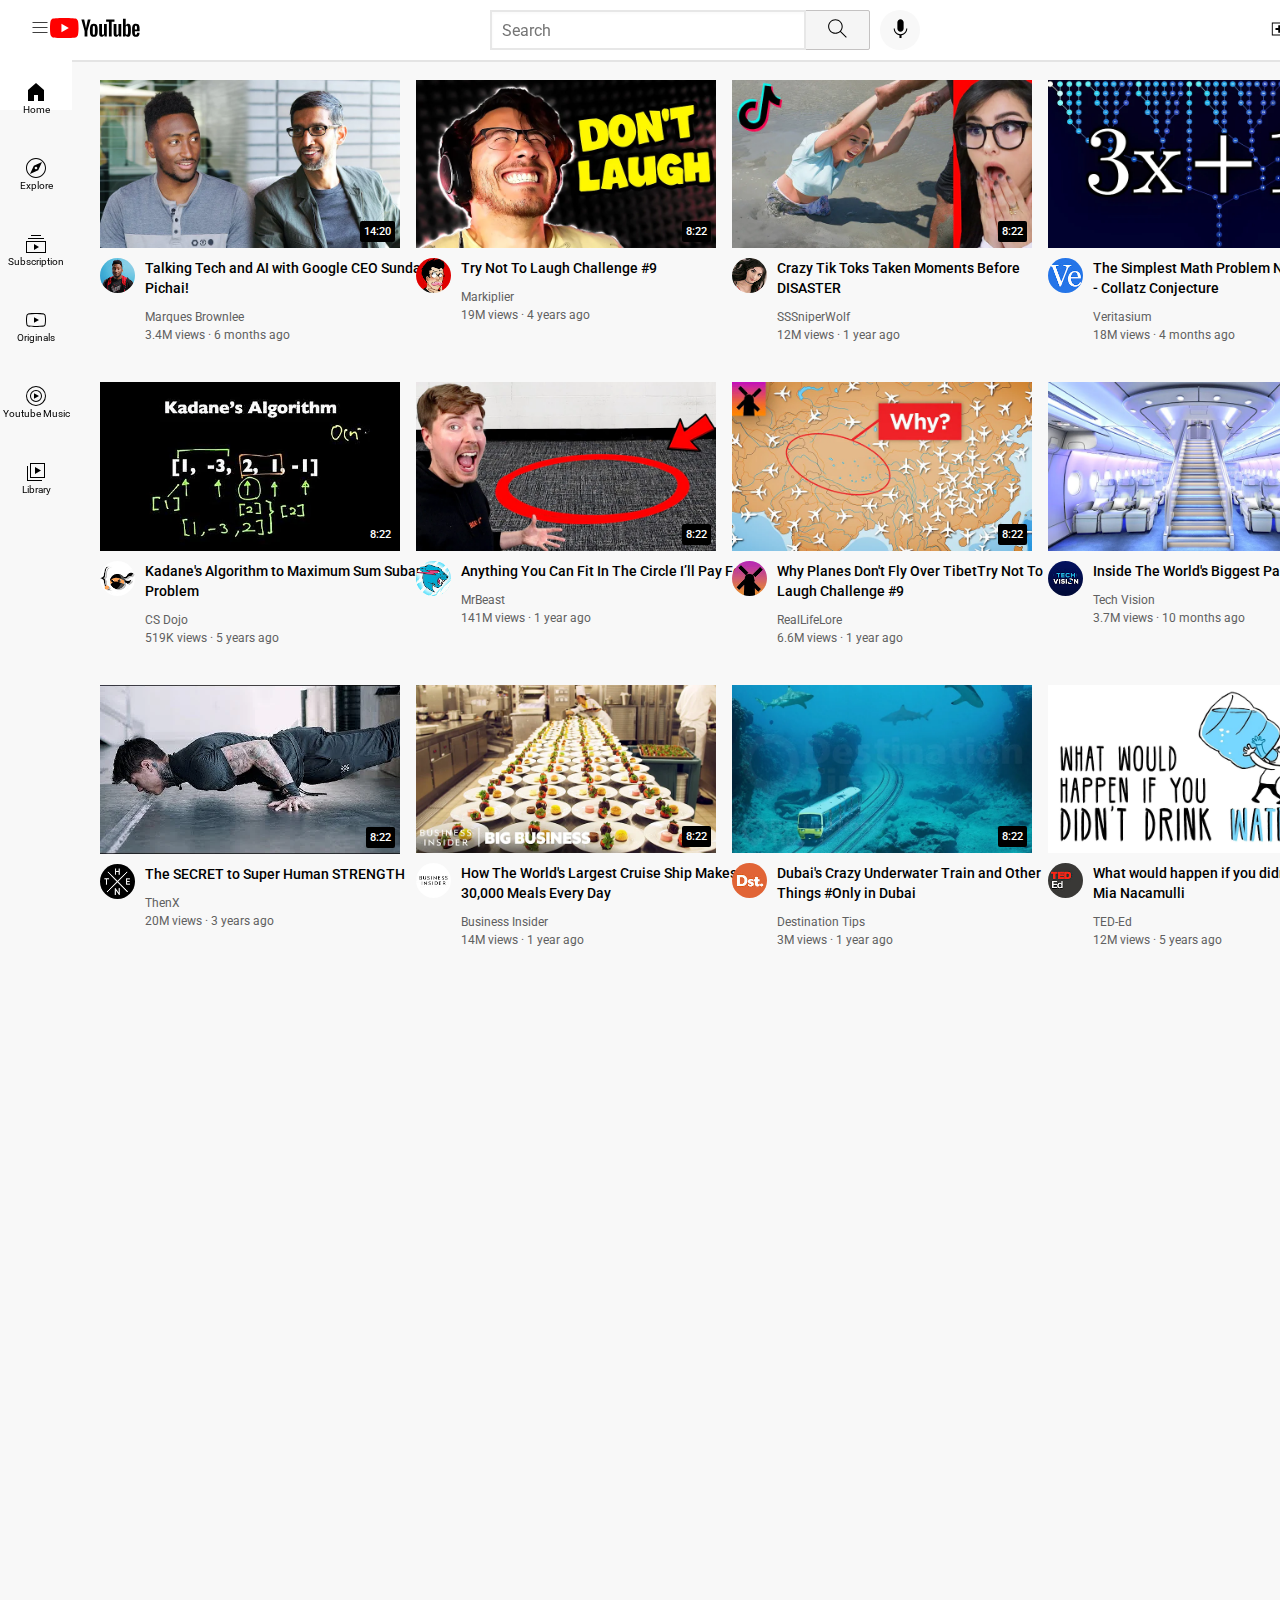
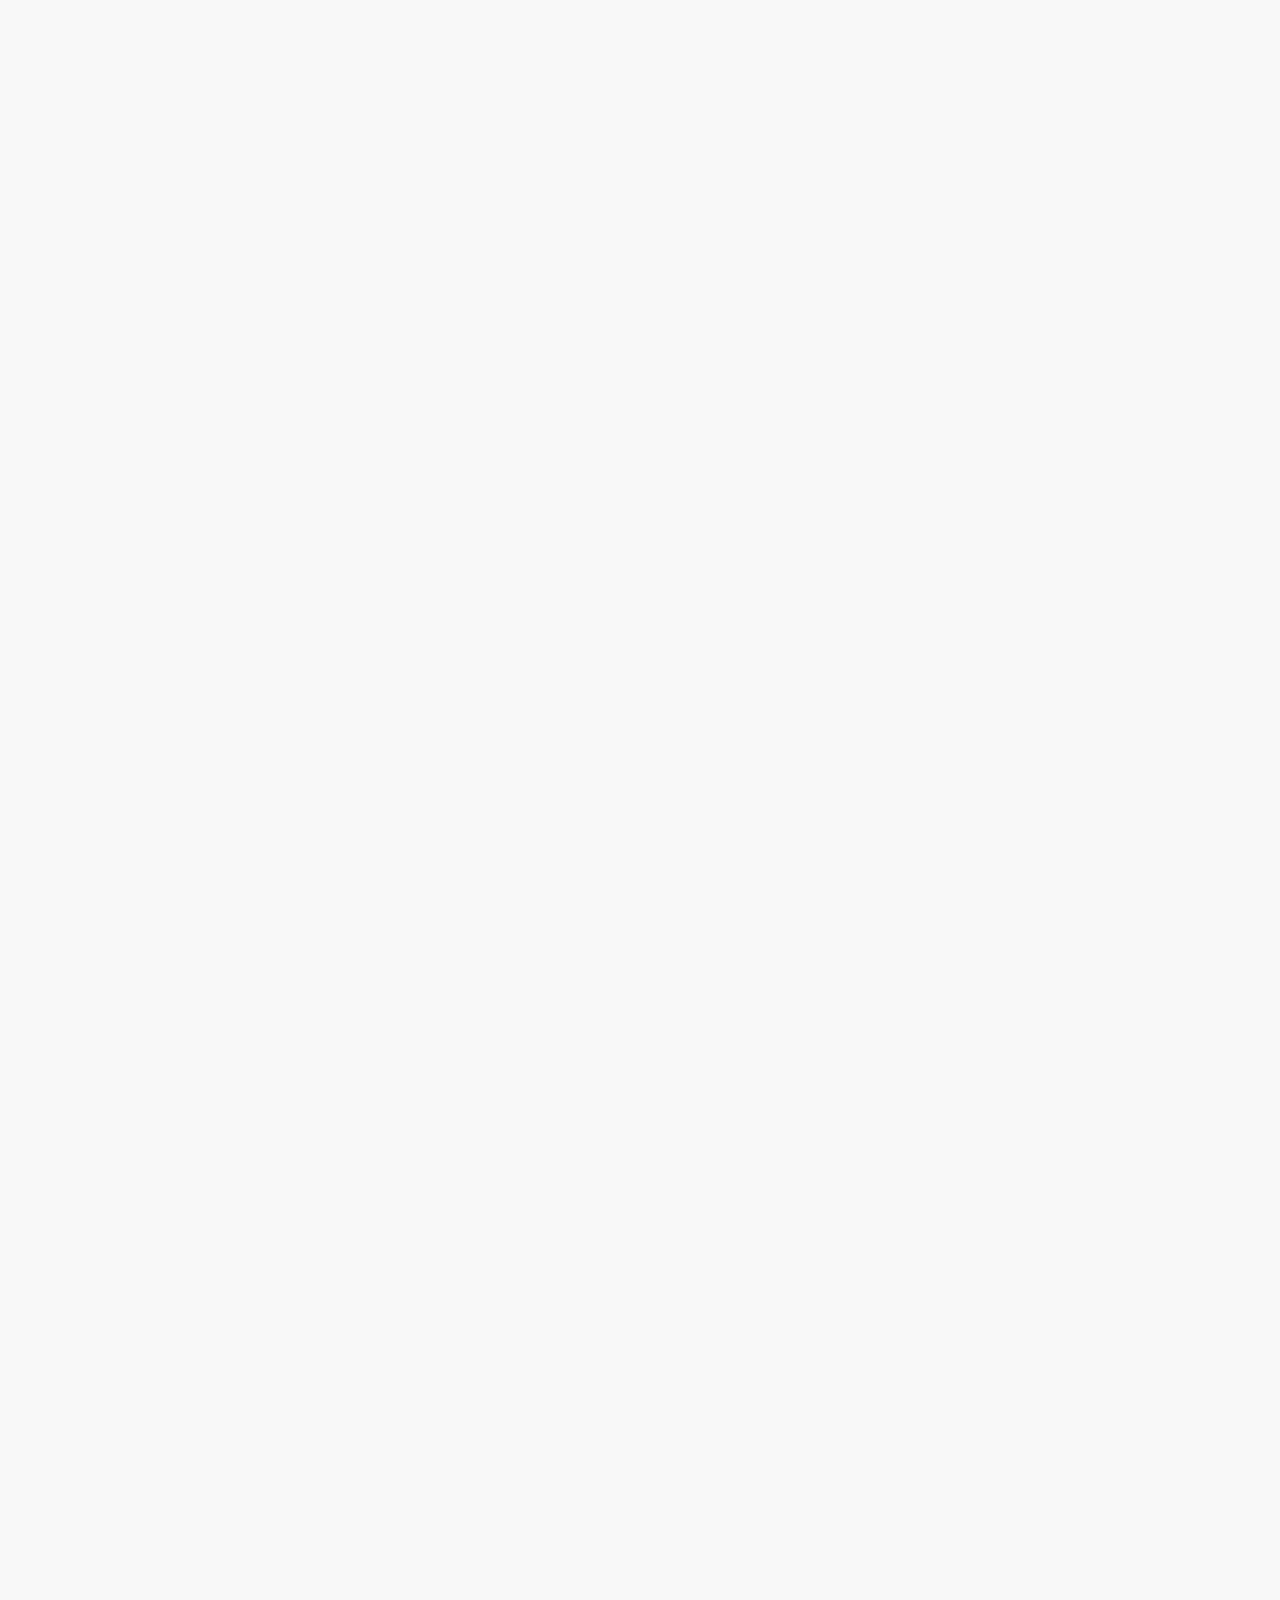
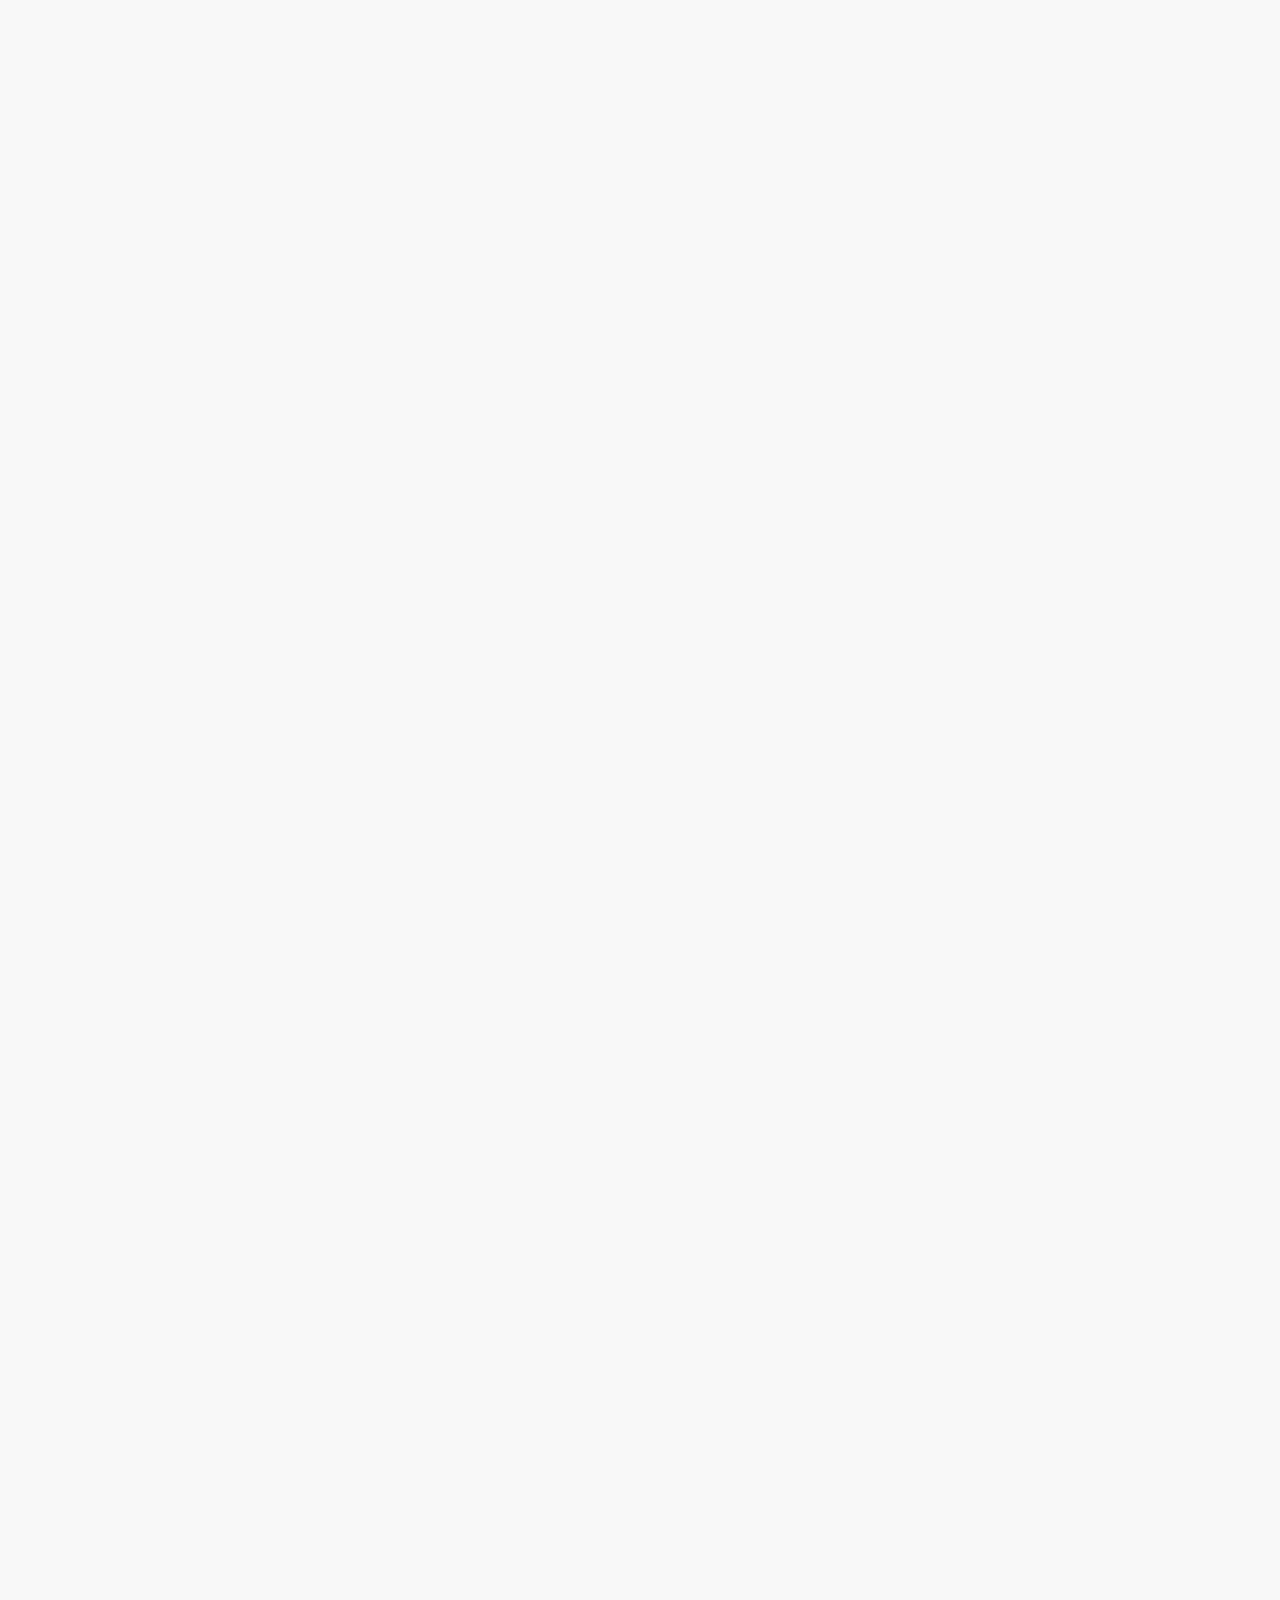
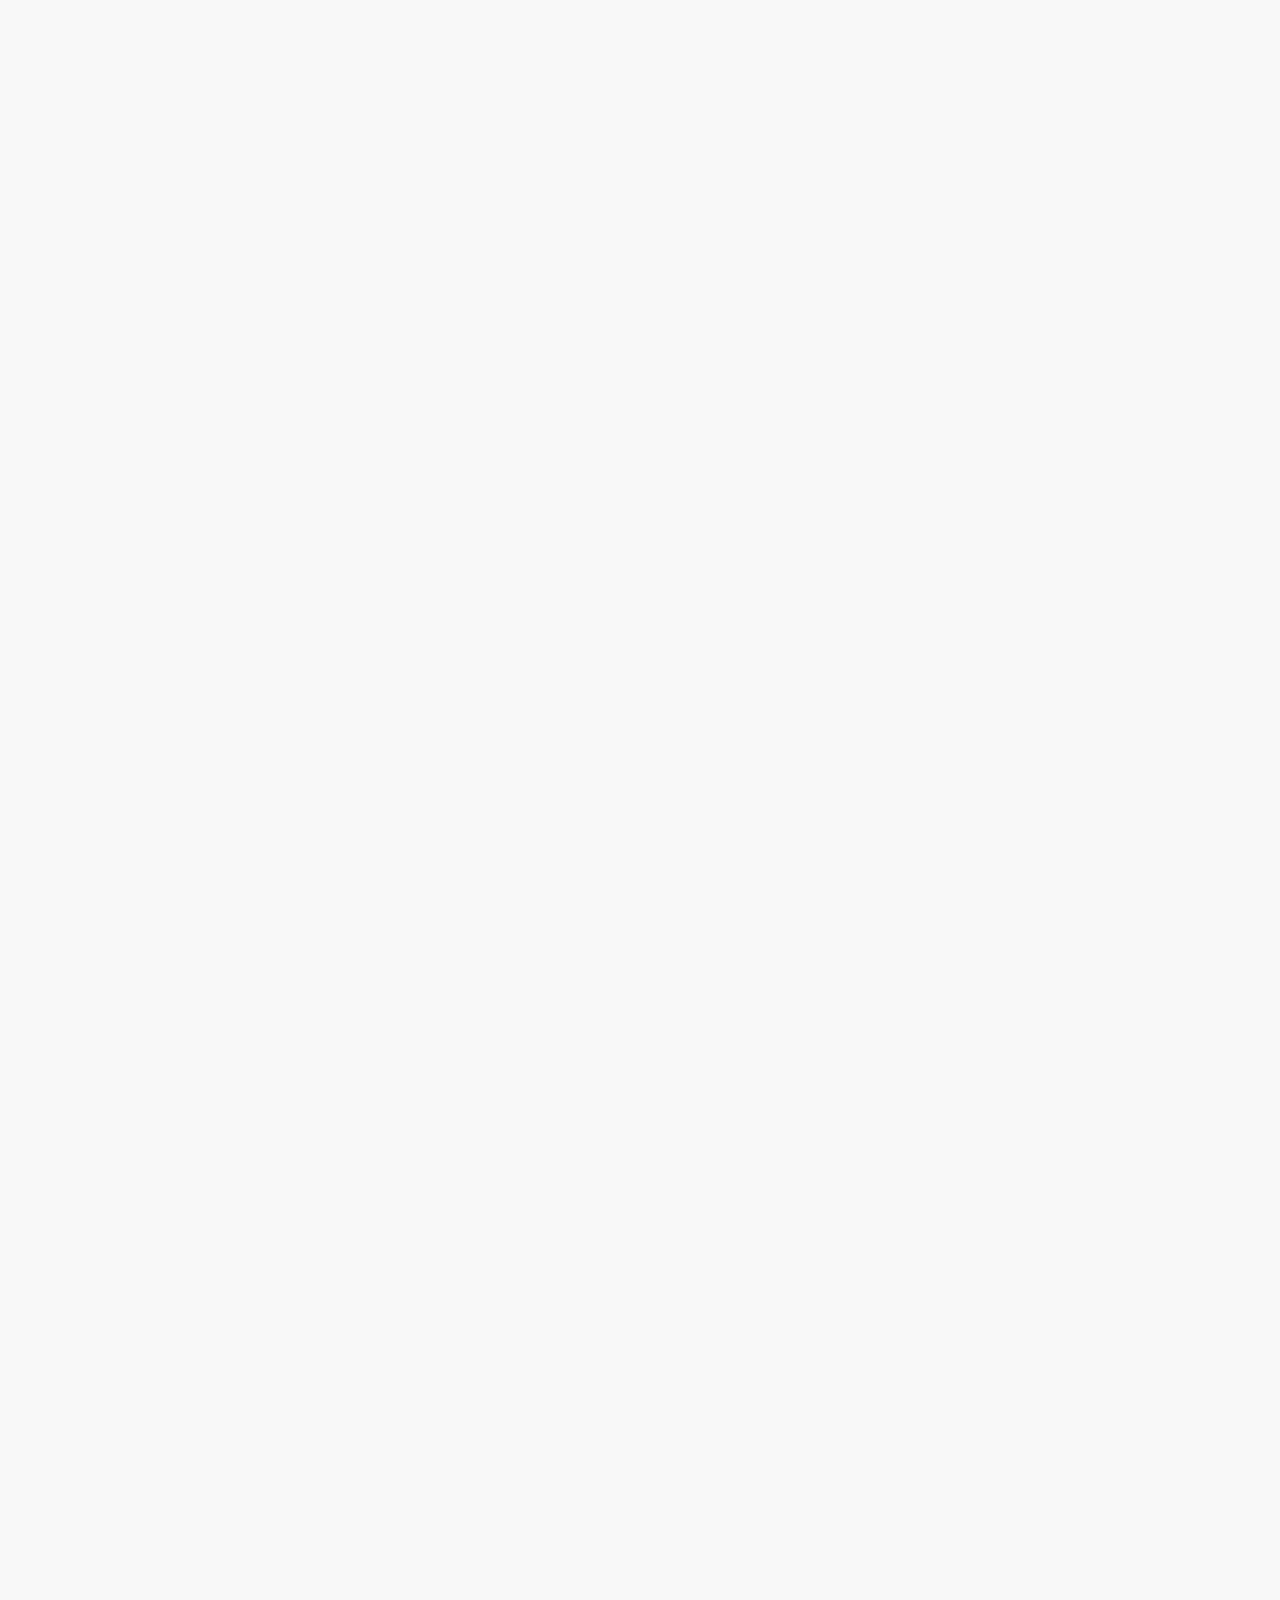
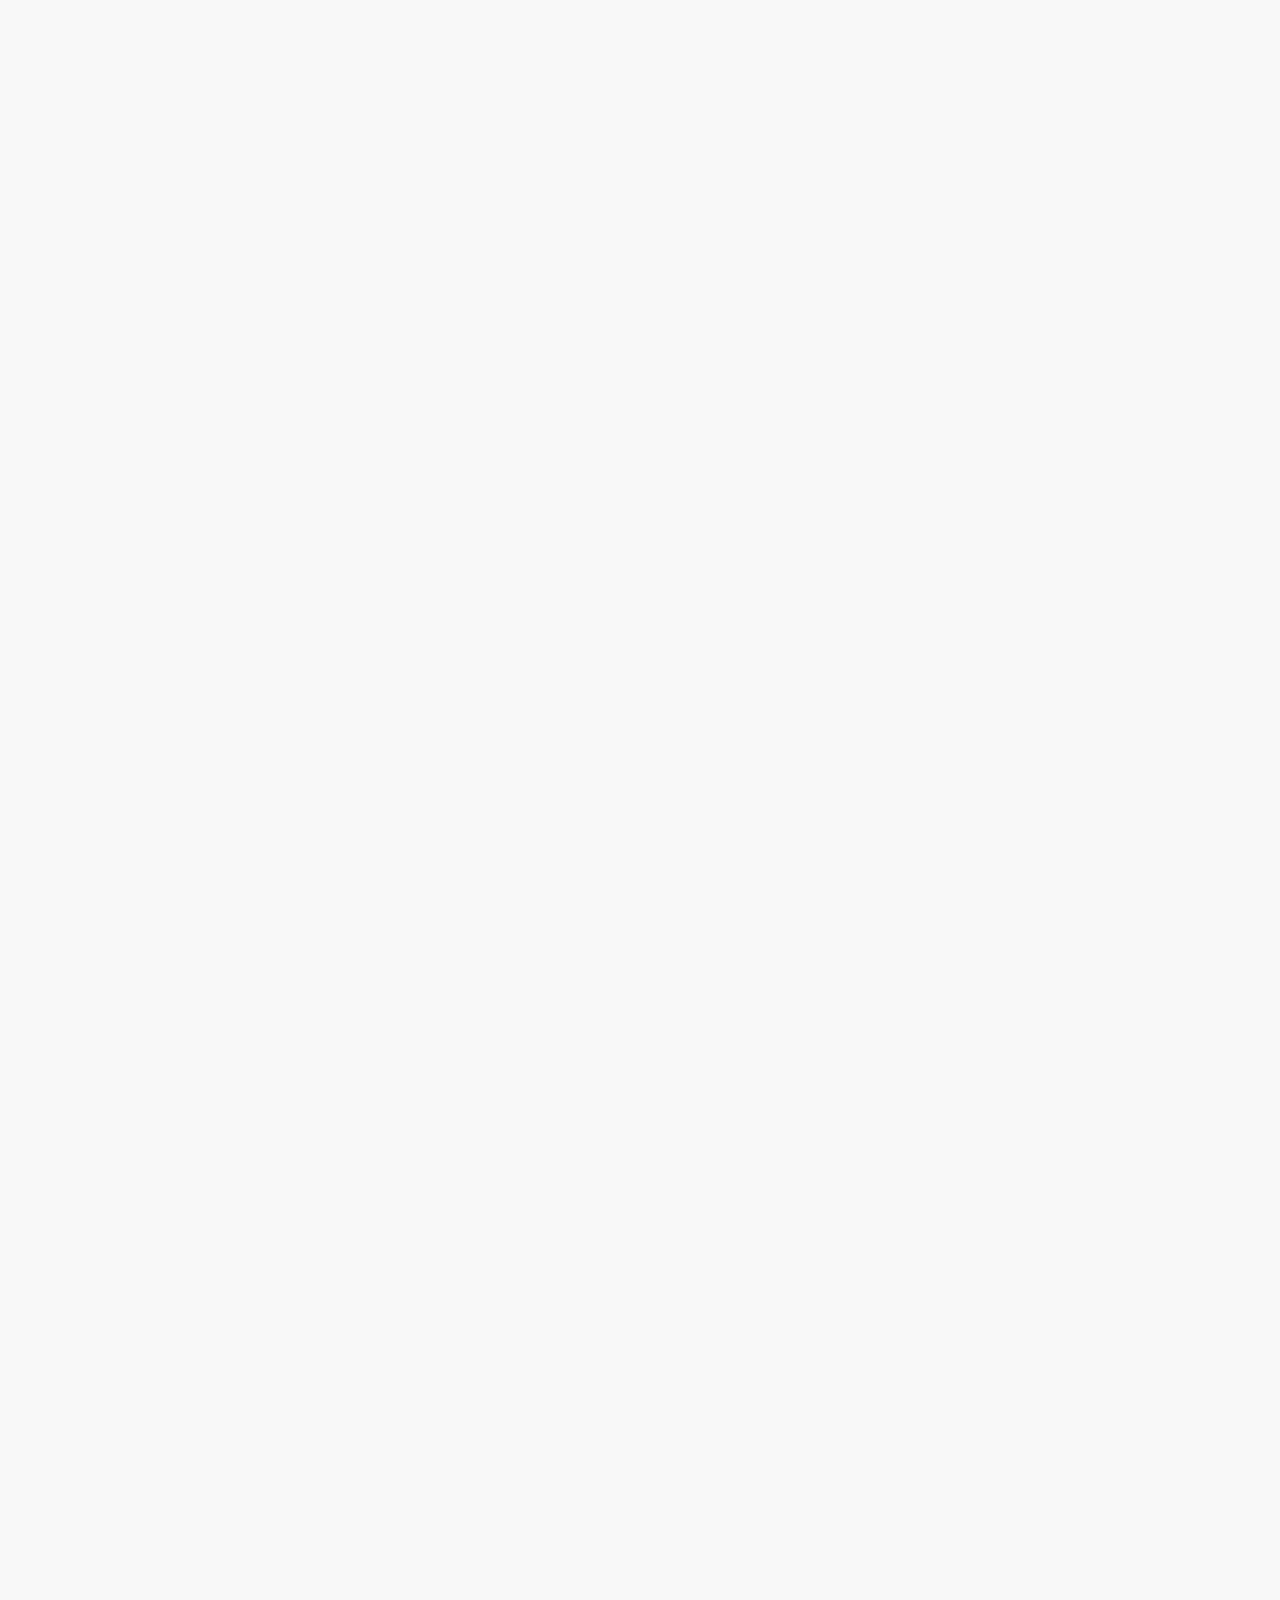
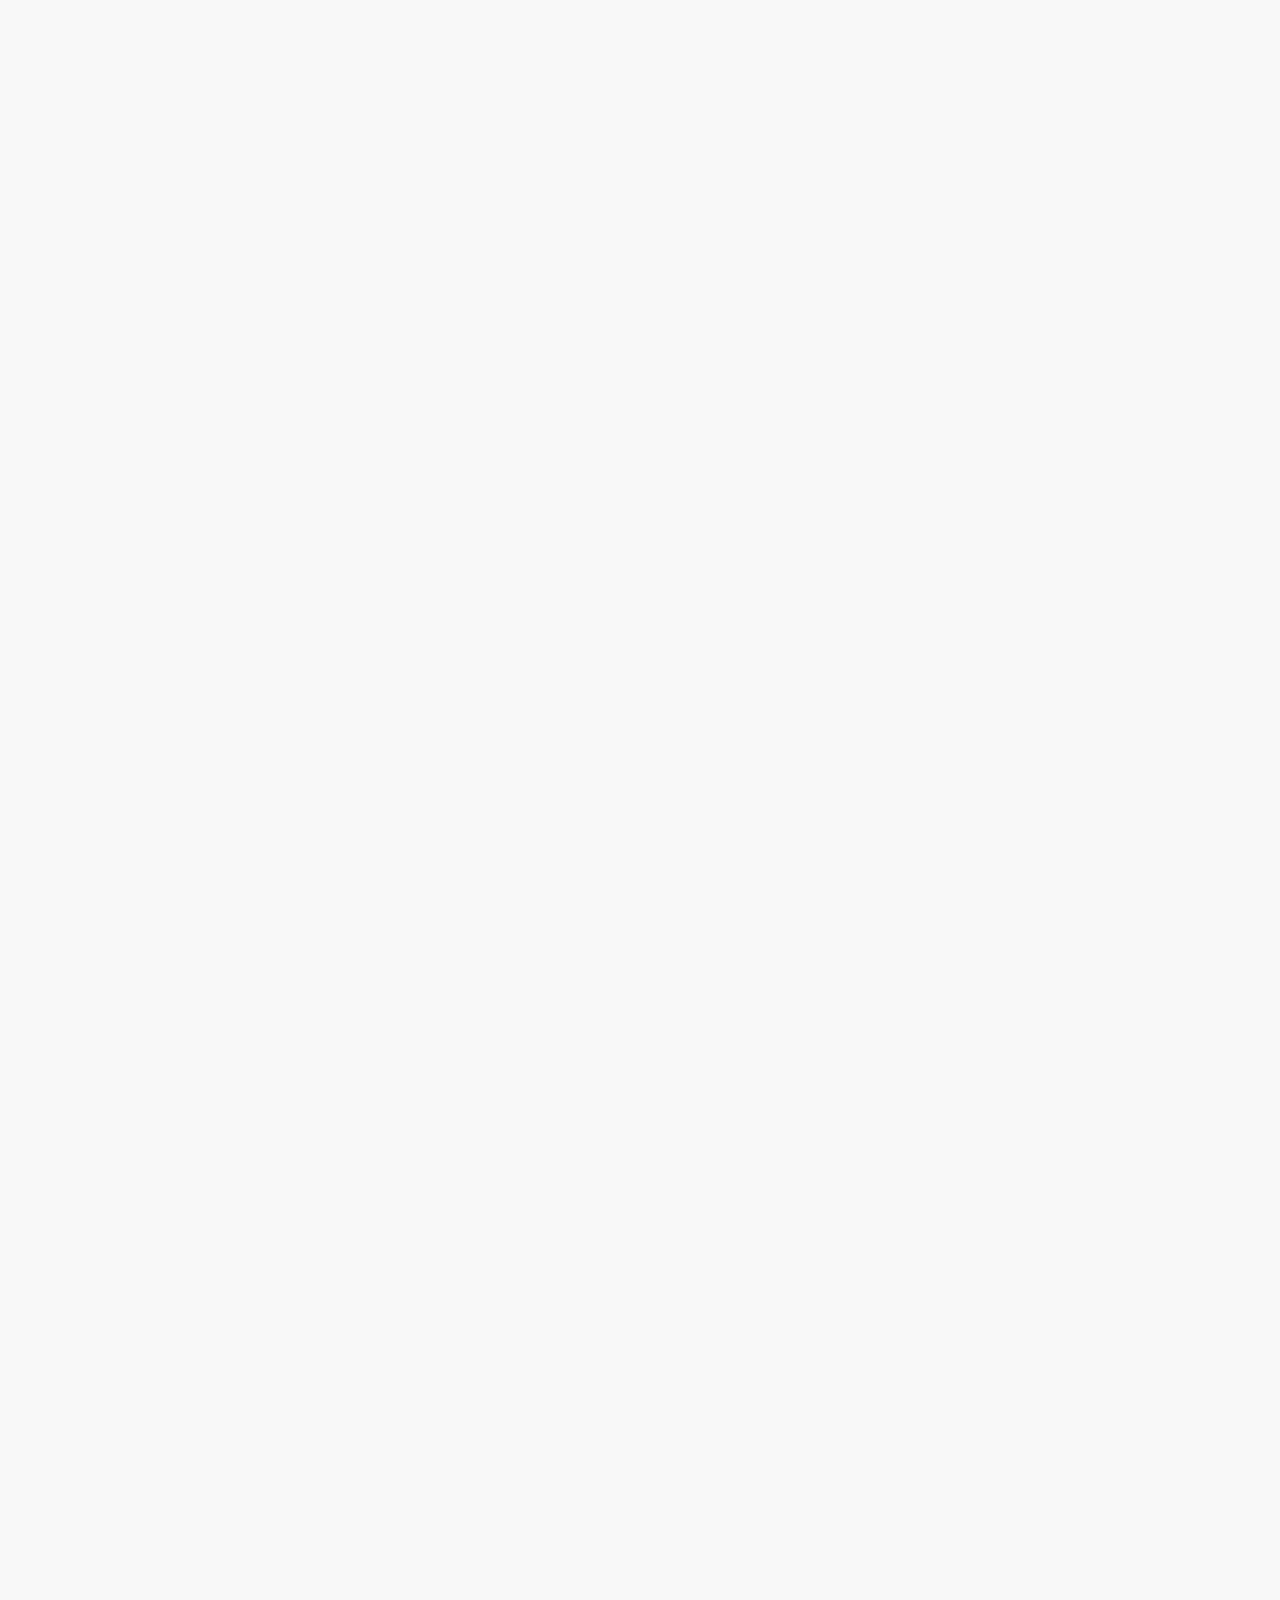
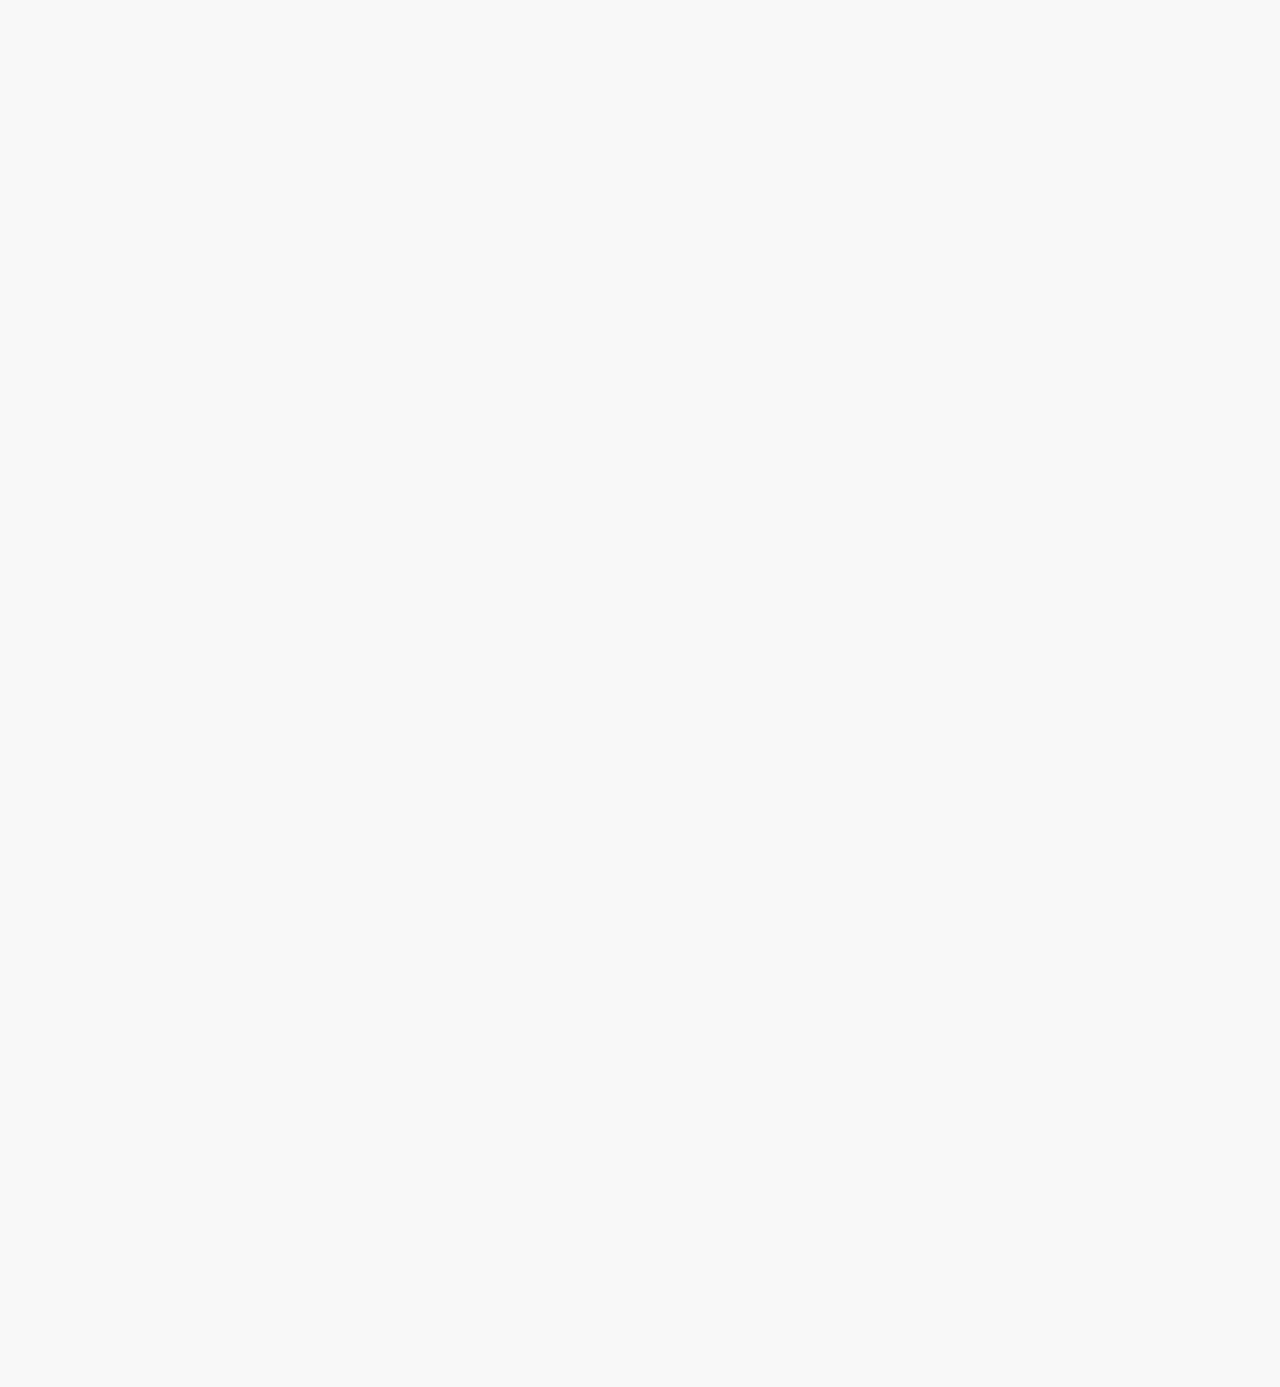
<file: Youtube.com/Youtube.html>
<!DOCTYPE html>
<html>
  <head>
    <title>Youtube.com</title>
             <link rel="preconnect" href="https://fonts.googleapis.com">
   <link rel="preconnect" href="https://fonts.gstatic.com" crossorigin>
   <link href="https://fonts.googleapis.com/css2?family=Roboto:ital@0;1&display=swap" rel="stylesheet">
   <link rel="preconnect" href="https://fonts.googleapis.com">
<link rel="preconnect" href="https://fonts.gstatic.com" crossorigin>
<link href="https://fonts.googleapis.com/css2?family=Roboto:ital,wght@0,500;1,500&display=swap" rel="stylesheet">
<link rel="preconnect" href="https://fonts.googleapis.com">
<link rel="preconnect" href="https://fonts.gstatic.com" crossorigin>
<link href="https://fonts.googleapis.com/css2?family=Roboto:ital,wght@0,700;1,700&display=swap" rel="stylesheet">
 <link rel="stylesheet" href="../style/general-copy.css">
 <link rel="stylesheet" href="../style/header-copy.css">
 <link rel="stylesheet" href="../style/video-copy.css">
</head>
<body style="padding-bottom: 10000px;">
  <div class="header">
    <div class="left-section"> 
      <div class="hamburger-menu"><img class="hamburger" src="../icon/hamburger-menu.svg">
</div>
      <div class="youtube-logo"><img class="youtube" src="../icon/youtube-logo.svg"></div>
    </div>
    <div class="middile-section"> <input class="search-bar" type="text" placeholder="Search">
    <div><button class="search-button"><div class="tooltip"> Search</div> <img class="search" src="../icon/search.svg"></button></div> 
    <div><button class="voice-search-icon"><img class="voice-search" src="../icon/voice-search-icon.svg"> 
      <div class="tooltip-2">Search with your voice</div></button></div> 
    </div>
    <div class="right-section">
      <div class="div-upload"><img class="upload" src="../icon/upload.svg">
      <div class="tooltip-3">Create</div></div>
      <div class="div-youtube-apps"><img class="youtube-apps" src="../icon/youtube-apps.svg">
      <div class="tooltip-4">Youtube apps</div> </div>
      <div class="div-notifications"><img class="notifications" src="../icon/notifications.svg">
      <div class="tooltip-1">3</div>
      <div class="tooltip-5">Notification</div> </div>
      <div class="div-my-channell"><img class="my-channel" src="../channel/my-channel.jpeg"></div>
    </div>
  </div>
  <div class="slide-bar">
   <div class="slide-bar-link"><img class="home" src="../slide-bar/home.svg">
  <div class="name">Home</div> </div>
   <div class="slide-bar-link"><img class="explore"src="../slide-bar/explore.svg">
  <div class="name">Explore</div> </div>
   <div class="slide-bar-link"><img class="subscription" src="../slide-bar/subscriptions.svg">
  <div class="name">Subscription</div> </div>
   <div class="slide-bar-link"><img class="originals"src="../slide-bar/originals.svg">
  <div class="name">Originals</div> </div>
   <div class="slide-bar-link"><img class="youtube-music"src="../slide-bar/youtube-music.svg">
  <div class="name">Youtube Music</div> </div>
   <div class="slide-bar-link"><img class="library"src="../slide-bar/library.svg">
  <div class="name">Library</div> </div>
  </div>
<div class="video-grid">
  <div class="material">
<div class="thumbnail-row"><img class="thumbnail-1" src="../Thumbnail/thumbnail-1.webp">
<div class="video-time">14:20</div></div>

<div class="second-part">
  <div class="video-info-grid"> <div class="profile-pic"><img class="channel-1" src="../channel/channel-1.jpeg"> </div>
  <div class="video-info"><p class="first-graph">Talking Tech and AI with Google CEO Sundar Pichai!</p>
<p class="second-graph">Marques Brownlee</p>
<p class="third-graph">3.4M views &#183; 6 months ago</p>
</div>
</div></div>
</div>

<div class="material">
<div class="thumbnail-row"><img class="thumbnail-1" src="../Thumbnail/thumbnail-2.webp">
<div class="video-time">8:22</div></div>

<div class="second-part">
<div class="video-info-grid"> <div class="profile-pic"><img class="channel-1" src="../channel/channel-2.jpeg"></div>
<div class="video-info">
<p class="first-graph">Try Not To Laugh Challenge #9</p>
<p class="second-graph">Markiplier</p>
<p class="third-graph">19M views &#183; 4 years ago</p>
</div>
</div></div>
</div>


<div class="material">
<div class="thumbnail-row"><img class="thumbnail-1" src="../Thumbnail/thumbnail-3.webp">
<div class="video-time">8:22</div></div>

<div class="second-part">
<div class="video-info-grid"> <div class="profile-pic"><img class="channel-1" src="../channel/channel-3.jpeg"></div>
<div class="video-info">
<p class="first-graph">Crazy Tik Toks Taken Moments Before DISASTER</p>
<p class="second-graph">SSSniperWolf</p>
<p class="third-graph">12M views &#183; 1 year ago</p>
</div>
</div></div>
</div>

<div class="material">
<div class="thumbnail-row"><img class="thumbnail-1" src="../Thumbnail/thumbnail-4.webp">
<div class="video-time">8:22</div></div>

<div class="second-part">
<div class="video-info-grid"> <div class="profile-pic"><img class="channel-1" src="../channel/channel-4.jpeg"></div>
<div class="video-info">
<p class="first-graph">The Simplest Math Problem No One Can Solve - Collatz Conjecture</p>
<p class="second-graph">Veritasium</p>
<p class="third-graph">18M views &#183; 4 months ago</p>
</div>
</div></div>
</div>
</div>

<div class="video-grid">
  <div class="material">
<div class="thumbnail-row"><img class="thumbnail-1" src="../Thumbnail/thumbnail-5.webp">
<div class="video-time">8:22</div></div>

<div class="second-part">
  <div class="video-info-grid"> <div class="profile-pic"><img class="channel-1" src="../channel/channel-5.jpeg"></div>
  <div class="video-info">
<p class="first-graph">Kadane's Algorithm to Maximum Sum Subarray Problem</p>
<p class="second-graph">CS Dojo</p>
<p class="third-graph">519K views &#183; 5 years ago</p>
</div>
</div></div>
</div>

<div class="material">
<div class="thumbnail-row"><img class="thumbnail-1" src="../Thumbnail/thumbnail-6.webp">
<div class="video-time">8:22</div></div>

<div class="second-part">
<div class="video-info-grid"> <div class="profile-pic"><img class="channel-1" src="../channel/channel-6.jpeg"></div>
<div class="video-info">
<p class="first-graph">Anything You Can Fit In The Circle I’ll Pay For</p>
<p class="second-graph">MrBeast</p>
<p class="third-graph">141M views &#183; 1 year ago</p></p>
</div>
</div></div>
</div>


<div class="material">
<div class="thumbnail-row"><img class="thumbnail-1" src="../Thumbnail/thumbnail-7.webp">
<div class="video-time">8:22</div></div>

<div class="second-part">
<div class="video-info-grid"> <div class="profile-pic"><img class="channel-1" src="../channel/channel-7.jpeg"></div>
<div class="video-info">
<p class="first-graph">Why Planes Don't Fly Over TibetTry Not To Laugh Challenge #9</p>
<p class="second-graph">RealLifeLore</p>
<p class="third-graph">6.6M views · 1 year ago</p>
</div>
</div></div>
</div>

<div class="material">
<div class="thumbnail-row"><img class="thumbnail-1" src="../Thumbnail/thumbnail-8.webp">
<div class="video-time">8:22</div></div>

<div class="second-part">
<div class="video-info-grid"> <div class="profile-pic"><img class="channel-1" src="../channel/channel-8.jpeg"></div>
<div class="video-info">
<p class="first-graph">Inside The World's Biggest Passenger Plane</p>
<p class="second-graph">Tech Vision</p>
<p class="third-graph">3.7M views · 10 months ago</p>
</div>
</div></div>
</div>
</div>
<div class="video-grid">
  <div class="material">
<div class="thumbnail-row"><img class="thumbnail-1" src="../Thumbnail/thumbnail-9.webp">
<div class="video-time">8:22</div></div>

<div class="second-part">
  <div class="video-info-grid"> <div class="profile-pic"><img class="channel-1" src="../channel/channel-9.jpeg"></div>
  <div class="video-info">
<p class="first-graph">
The SECRET to Super Human STRENGTH</p>
<p class="second-graph">ThenX</p>
<p class="third-graph">20M views &#183; 3 years ago</p>
</div>
</div></div>
</div>

<div class="material">
<div class="thumbnail-row"><img class="thumbnail-1" src="../Thumbnail/thumbnail-10.webp">
<div class="video-time">8:22</div></div>

<div class="second-part">
<div class="video-info-grid"> <div class="profile-pic"><img class="channel-1" src="../channel/channel-10.jpeg"></div>
<div class="video-info">
<p class="first-graph">How The World's Largest Cruise Ship Makes 30,000 Meals Every Day</p>
<p class="second-graph">Business Insider</p>
<p class="third-graph">14M views &#183; 1 year ago</p></p>
</div>
</div></div>
</div>


<div class="material">
<div class="thumbnail-row"><img class="thumbnail-1" src="../Thumbnail/thumbnail-11.webp">
<div class="video-time">8:22</div></div>

<div class="second-part">
<div class="video-info-grid"> <div class="profile-pic"><img class="channel-1" src="../channel/channel-11.jpeg"></div>
<div class="video-info">
<p class="first-graph">Dubai's Crazy Underwater Train and Other Things #Only in Dubai</p>
<p class="second-graph">Destination Tips</p>
<p class="third-graph">3M views &#183; 1 year ago</p>
</div>
</div></div>
</div>

<div class="material">
<div class="thumbnail-row"><img class="thumbnail-1" src="../Thumbnail/thumbnail-12.webp">
<div class="video-time">8:22</div></div>

<div class="second-part">
<div class="video-info-grid"> <div class="profile-pic"><img class="channel-1" src="../channel/channel-12.jpeg"></div>
<div class="video-info">
<p class="first-graph">What would happen if you didn’t drink water? - Mia Nacamulli</p>
<p class="second-graph">TED-Ed</p>
<p class="third-graph">12M views &#183; 5 years ago</p>
</div>
</div></div>
</div>
</div>
</body>
</html>
</file>
<file: style/general-copy.css>
p {
      font-family: Roboto,Arial;
      margin-bottom: 0;
      margin-top: 0;
    }
   body {margin-bottom: 0;
   margin-left:20px;
   margin-top: 80px;
   margin-right: 15px;
    background-color: rgb(248,248,248);
}
</file>
<file: style/header-copy.css>
.header 
{
        z-index: 1;
        height: 60px;
        display: flex;
        flex-direction: row;
        justify-content: space-between;
  border-bottom-width: 2px;
  border-bottom-style: solid;
  border-bottom-color: rgb(228, 228, 228);
        background-color: white;
        position: fixed;
        top: 0;
        left: 0;
        right: 0;}

.left-section {
   display: flex;
   margin-left: 20px;
   margin-right: 0px;
   align-items: center;
   justify-content: space-between;
   width: 150px;
}
.hamburger {
    height: 20px;
    margin-left: 10px;
    cursor: pointer
}
.youtube {
    height: 20px;
}
.middile-section{
    display: flex;
    flex: 1;
    justify-content: center;
    margin-left: 350px ;
    margin-right: 350px;
    align-items: center;
   
}
.search-bar{
    box-shadow: inset 1px 2px 2px rgba(0,0,0,0.02);
    display: inline-block;
    z-index: 101;
    border-color: rgb(231, 231, 231);
    border-style: solid;
    font-size: 16px;
    width:300px;
    height:  33px;
    padding-left: 10px;
    padding-top: 2px;
}
.search-bar::placeholder {
    font-size: 16px;
    font-family: Roboto,Arial,sans-serif;
}


.voice-search{
    height: 25px;
    cursor: pointer;
}
.voice-search-icon{
width: 40px;
height: 40px;
    background-color: rgb(248, 248, 248);
    border: none;
    border-radius: 20px;
    position: relative;
}
.tooltip-2 {
    position: absolute;
    top: 61px;
    right: -50px;
    background-color: gray;
    color: white;
    padding-left:5px;
    padding-right: 5px;
    border-radius: 3px;
    padding-top: 4px;
    padding-bottom:4px;
    opacity:0;
    z-index: 2;
    white-space: nowrap;
    transition: 0.15s;
   
}
.voice-search-icon:hover
.tooltip-2 {
    opacity: 0.9;
}

.search {
    height: 25px;
cursor: pointer}
.search-button {
 margin-right: 10px;
 margin-left: -1px;
 height: 40px;
 background-color:whitesmoke;
 width: 66px;
 border-color: rgb(196, 194, 194);
 border-style: solid;
 border-radius: 2px;
 border-width: 1px;
 margin-left: -2px ;
 z-index: 1;
 position: relative;
}
.tooltip {
    position: absolute;
    top: 60px;
    background-color: gray;
    color: white;
    padding-left:5px;
    padding-right: 5px;
    border-radius: 3px;
    padding-top: 4px;
    padding-bottom:4px;
    opacity: 0;
    transition: 0.15s;
}
.search-button:hover .tooltip {
 opacity: 0.9;
}
.right-section {
width: 175px;
margin-right:15px;
display: flex;
flex-direction: row;
justify-content: space-between;
align-items: center;
font-family: Robto,arial,sans-serif;
font-size: 10px;
}
.upload{width: 22px; height: 22px;cursor: pointer;}
.youtube-apps {width: 22px; height: 22px;cursor: pointer;}
.notifications {width: 22px; height: 22px;cursor: pointer;}
.my-channel {width: 30px; height: 30px;cursor: pointer;}
.div-upload {
    position: relative;
}
.tooltip-1 {
    position:absolute;
    background-color: rgb(204,0,0);
    color: white;
    border:none;
    border-radius: 50px;
    padding:2px;
    padding-left: 4px;
    padding-right: 4px;
    top: -3px;
    right: -6px;
    font-family: Roboto,arial,sans-serif;
    font-size: 10px;
}
input{type="text"}:focus {
border: 2px solid rgb(187,187,187);
outline:none;
}
.slide-bar {
    z-index: 2;
position: absolute;
position: fixed;
background-color:white;
bottom: 0px;
top: 60px;
left: 0px;
width: 72px;
height: 50px;
color: white;
margin-right: 80px;

}
.slide-bar img {
    height: 24px;
}
.slide-bar-link{
 cursor: pointer;
 height: 75px;
 margin-bottom: 1px;
 display: flex;
flex-direction: column;
justify-content: center;
align-items: center;
}
.slide-bar-link:hover {
    background-color: rgb(236, 236, 236);
}
.slide-bar .name {
    font-family: Roboto, Arial , sans-serif;
    font-size: 10px;
    color: black;
}
.div-upload {
    position: relative;
}
.tooltip-3 {
    position: absolute;
    background-color: gray;
    color: white;
    top: 53px;
    right: -10px;
    z-index: 3;
        padding-left:5px;
    padding-right: 5px;
    border-radius: 3px;
    padding-top: 4px;
    padding-bottom:4px;
    opacity: 0;
    transition: opacity 0.15s;
}
.div-upload:hover
.tooltip-3 {
    opacity:0.9;
}
.div-youtube-apps {
    position: relative;
}
.tooltip-4 {
        position: absolute;
    background-color: gray;
    color: white;
    top: 53px;
    right: -20px;
    z-index: 3;
        padding-left:5px;
    padding-right: 5px;
    border-radius: 3px;
    padding-top: 4px;
    padding-bottom:4px;
    opacity: 0;
    transition: opacity 0.15s;
    font-family: Robto , arial, sans-serif;
    white-space: nowrap;
}
.div-youtube-apps:hover .tooltip-4 {
    opacity: 0.9;
}

.div-notifications {
    position: relative;
}
.tooltip-5 {
    position: absolute;
    background-color: gray;
    color: white;
    top: 53px;
    right: -19px;
    z-index: 3;
        padding-left:5px;
    padding-right: 5px;
    border-radius: 3px;
    padding-top: 4px;
    padding-bottom:4px;
    opacity: 0;
    transition: opacity 0.15s;
}
.div-notifications:hover
.tooltip-5 {
    opacity:0.9;
}
.home {
    cursor: pointer;
}
</file>
<file: style/video-copy.css>
.thumbnail-1 {
     width: 100%;
     margin-bottom: 10px;
     position: relative;
     margin-bottom: 0;
    }
    .thumbnail-row {
      margin-bottom: 6px;
      position: relative;

    }
    .video-time {
    background-color: black;
    color: white;
    position: absolute;
    bottom: 10px;
    right: 5px;
   font-size: 11px;
   padding-left: 4px;
  padding-right: 4px;
  padding-top: 4px;
  padding-bottom: 4px;
  border-radius: 2px;
   font-family: Roboto, arial, sans-serif;
   font-weight: 500;
}
    .channel-1 {
      display: inline-block;
      width: 35px;
      border-radius: 20px;
    }
    .profile-pic {
      display: inline-block;
      width:30px;

    }
    .video-info {
     display: inline-block;
     vertical-align: top;
    margin-top: 0;
    }
    
    .first-graph{
    width: 300px;
    margin-bottom: 12px;
    line-height: 20px;
    margin-top: 0;
    font-size: 14px;
    font-weight: 500px;
  font-family: "Roboto",arial,sans-serif;
  font-optical-sizing: auto;
  font-weight: 500;
  font-style: normal;
  font-variation-settings:"wdth" 100;
    }
    .second-graph {
      font-size: 12px;
      color: rgb(96,96,96);
      margin-top: 10px;
    }
    .third-graph{
      font-size: 12px;
      color: rgb(96,96,96);
      margin-top: 4px;
    }
    .video-info-grid {
      display: grid;
      grid-template-columns:45px 300px;
      width: 300px;
    }
    .video-grid {
      display:grid;
      grid-template-columns: 1fr 1fr 1fr 1fr;
      column-gap: 16px;
      margin-bottom: 40px;
      padding-left: 80px;
    }
</file>
<file: style/general.css>
p {
        font-family: Roboto, arial;
        margin-bottom: 0;
        margin-top: 0;
      }

      body {
        margin:0;
        padding-top: 80px;
        padding-left: 96px;
        padding-right: 24px;
        background-color: rgb(248,248,248);
      }
</file>
<file: style/header.css>
.search-bar {
        display: inline-block;
        height: 36px;
        border-radius: 2px;
        padding-left: 10px;
        box-shadow: inset 1px 2px 3px rgba(0,0,0,0.05);
        font-size: 16px;
        border-width: 1px;
        border-color: rgb(192,192,192);
        border-style: solid;
        direction: flex;
        flex: 1;
        width: 0;
      }
      .search-bar::placeholder {
        font-family: Robto,arial;
        font-size: 16px;
      }
      .search-bar:active
{      border-color: blue;}
      .header {
        z-index: 1;
        height: 60px;
        display: flex;
        flex-direction: row;
        justify-content: space-between;
  border-bottom-width: 2px;
  border-bottom-style: solid;
  border-bottom-color: rgb(228, 228, 228);
        background-color: white;
        position: fixed;
        top: 0;
        left: 0;
        right: 0;}
      .left-section {
        display: flex;
        align-items: center;
      }
    
      .hamburger-menu {
        height: 24px;
        margin-left: 24px;
        margin-right: 24px;
      }
      .youtube-logo {
        height: 20px;
      }
      .middile-section {
        flex: 1;
        margin-left: 70px;
        margin-right: 35px;
        max-width: 500px;
        display: flex;
        align-items: center;
      }
      .search {
        height: 25px;
      }
      .search-button {
        width: 66px;
        height: 40px;
        background-color: rgb(240, 240, 240);
        border-width:   1px;
        border-style: solid;
        border-color: rgb(192,192,192);
        margin-left: -1px;
        margin-right: 10px;
        cursor: pointer;
        position: relative;
      }
      .search-button .tooltip{
       background-color: gray;
       color: white;
       position:absolute;
       padding-left: 8px;
       padding-right: 8px;
       padding-bottom: 4px;
       padding-top: 4px;
       border-radius: 2px;
       font-family: Robto, arial;
       font-size: 12px;
       bottom: -50px;
       opacity: 0;
       transition: opacity 0.2s;
       pointer-events: none;
               display: flex;
        justify-content: space-between;
      }
      .search-button:hover .tooltip {
      opacity:0.9;
      }
      .voice-button .tooltip {
       background-color: gray;
       color: white;
       position:absolute;
       padding-left: 8px;
       padding-right: 8px;
       padding-bottom: 4px;
       padding-top: 4px;
       border-radius: 2px;
       font-family: Roboto,arial;
       font-size: 12px;
       bottom: -39px;
       right: 500px;
       opacity: 0;
       transition: opacity 0.2s;
       pointer-events: none;
                      display: flex;
        justify-content: space-between;
      }
      .voice-button:hover .tooltip {
        opacity: 0.9;
      }
      .upload-tooltip .tooltip {
               background-color: gray;
       color: white;
       position:absolute;
       padding-left: 8px;
       padding-right: 8px;
       padding-bottom: 4px;
       padding-top: 4px;
       border-radius: 2px;
       font-family: Robto,arial;
       font-size: 12px;
       bottom: -30px;
       right: 165px;
       opacity: 0;
       transition: opacity 0.2s;
       pointer-events: none;
                      display: flex;
        justify-content: space-between;
      }
      .upload-tooltip:hover .tooltip {
      opacity: 0.9;
      }
      .apps-tooltip .tooltip {
       background-color: gray;
       color: white;
       position:absolute;
       padding-left: 8px;
       padding-right: 8px;
       padding-bottom: 4px;
       padding-top: 4px;
       border-radius: 2px;
       font-family: Roboto,arial;
       font-size: 12px;
       bottom: -30px;
       right: 103px;
       opacity: 0;
       transition: opacity 0.2s;
       pointer-events: none;
                      display: flex;
        justify-content: space-between;
      }
      .apps-tooltip:hover .tooltip {
        opacity: 0.9;
      }
      .notifications-tooltip .tooltip {
               background-color: gray;
       color: white;
       position:absolute;
       padding-left: 8px;
       padding-right: 8px;
       padding-bottom: 4px;
       padding-top: 4px;
       border-radius: 2px;
       font-family: Robto,arial;
       font-size: 12px;
       bottom: -45px;
       right: -21px;
       opacity: 0;
       transition: opacity 0.2s;
       pointer-events: none;
                      display: flex;
        justify-content: space-between;
      }
      .notifications-tooltip:hover .tooltip {
        opacity:0.9 ;
      }
      .voice-button {
        width: 40px;
        height: 40px;
        border-radius: 20px;
        border: none;
        cursor: pointer;
      }
      .voice{
        height: 24px;
        background-color: rgb(248, 248, 248);
      }
      .right-section {
        width: 180px;
        display: flex;
        align-items: center;
        justify-content: space-between;
        margin-right: 20px;
        flex-shrink: 0;
      }
      .upload {
      height: 24px;
      }
      .youtube-apps {
       height: 24px;
      }
      .notifications {
      height: 24px;
      }
      .notifications-container {
        position: relative;
      }
      .number {
        background-color: rgb(200, 0, 0);
        color: white;
       position:absolute;
       top: -2px;
       right:-5px;
       border-radius: 3px;
       font-family: Roboto,Arial;
       font-size: 11px;
       border-radius: 10px;
       padding-left: 5px;
       padding-right: 5px;
       padding-top: 2px;
       padding-bottom: 2px;
      }
     .my-channel {
     height: 32px;
     border-radius: 16px;
     }
</file>
<file: style/video.css>
.first-thumbnail {
        width: 100%;
        margin-bottom: 8px;
      }
      .thumbnail{
        position: relative;
      }
      .video-time {
        background-color: black;
        color: white;
        font-family: Roboto, arial;
        font-weight: 500;
        font-size: 12px;
        border-radius: 3px;
       padding-top: 4px;
       padding-bottom: 4px;
       padding-right: 2px;
       padding-left: 2px;
        position: absolute;
        bottom: 25px;
        right: 10px;
      }
      @media (max-width:600px) {
        .video-grid {
          grid-template-columns: 1fr 1fr;
        }
      }
      .first-graph {
       font-family: "Roboto", sans-serif;
       font-optical-sizing: auto;
       font-weight: 500;
       font-style: normal;
       font-variation-settings:"wdth" 100;
       margin-top: 0;
       font-size: 14px;
       line-height: 20px;
       margin-bottom: 10px;
      }
    .second-graph,.third-graph {
        font-family: "Roboto", sans-serif;
        font-optical-sizing: auto;
        font-weight: 400;
        font-style: normal;
       font-variation-settings:"wdth" 100;
       font-size: 12px;
       color: rgb(96,96,96);
    }
    .second-graph {
      margin-bottom: 4px;
    }
    .video-info-grid {
      display: grid;
      grid-template-columns: 50px 250px;
    }

      .pic {
        width: 36px;
        border-radius: 50px;
      }


      .video-grid {
        display: grid;
        grid-template-columns: 1fr  1fr 1fr 1fr;
        column-gap: 16px;
        row-gap: 40px;
      }
</file>
<file: style/slide-bar.css>
.slide-bar {
    position: fixed;
    top: 55px;
    bottom: 0;
    left: 0;
    background-color: white;
    width: 72px;
    z-index: 2;
    padding-top: 5px;
  }

  .slide-bar-link {
    height: 74px;
    margin-bottom: 1px;
    display: flex;
    align-items: center;
    justify-content:center;
    flex-direction: column;
    cursor: pointer;
  }

  .slide-bar-link:hover {
    background-color: lightgray;
  }

  .slide-bar-link img {
    width: 24px;
    margin-bottom: 4px;
  }

  .slide-bar-link div {
    font-family: Roboto, Arial;
    font-size: 10px;
  }
</file>
